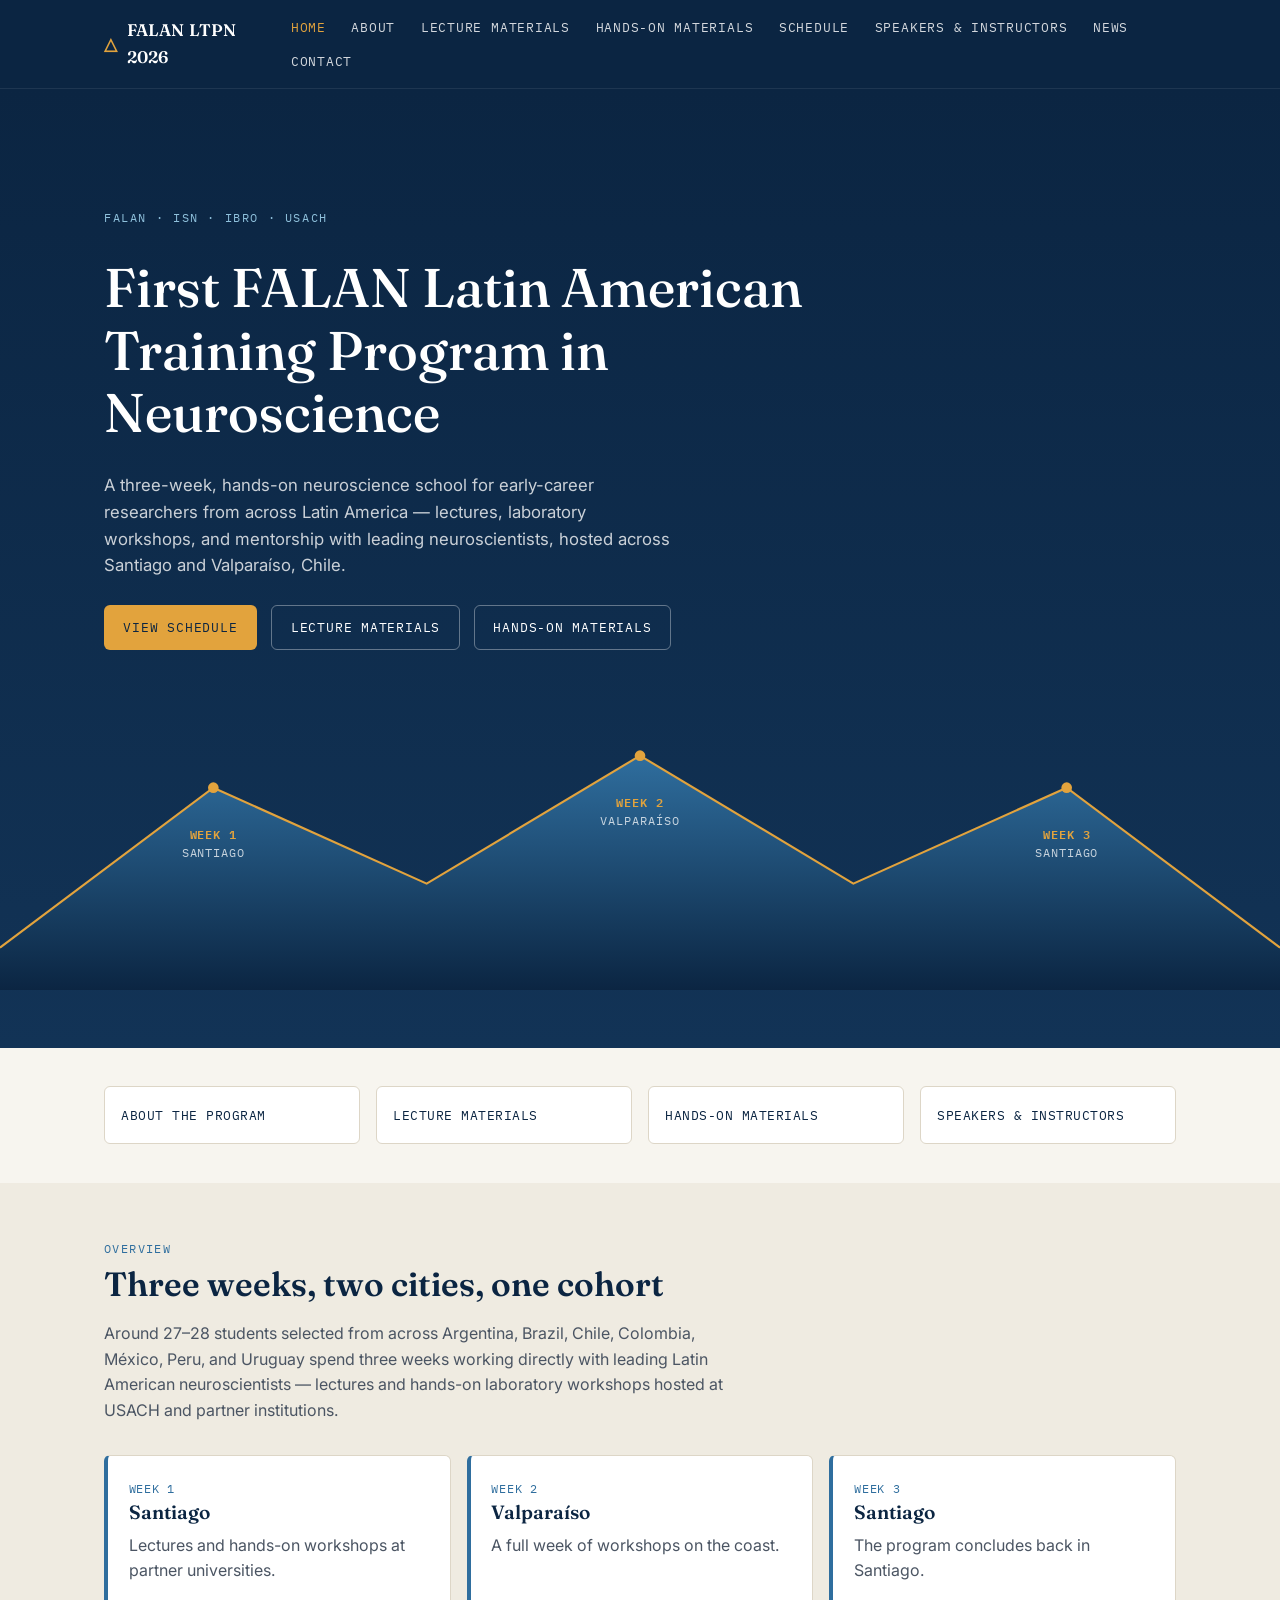
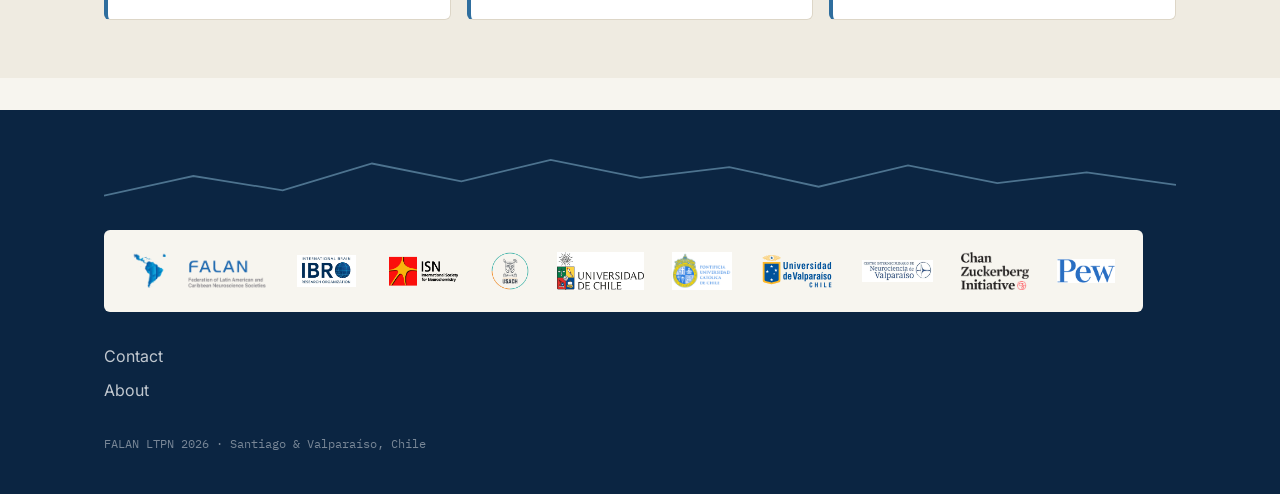
<file: index.html>
<!DOCTYPE html>
<html lang="en">
<head>
<meta charset="UTF-8">
<meta name="viewport" content="width=device-width, initial-scale=1.0">
<title>FALAN LTPN 2026 — Latin American Training Program in Neuroscience</title>
<meta name="description" content="First FALAN Latin American Training Program in Neuroscience 2026 — a three-week hands-on neuroscience school across Santiago and Valparaíso, Chile.">
<link rel="icon" href="assets/img/favicon.svg" type="image/svg+xml">
<link rel="preconnect" href="https://fonts.googleapis.com">
<link href="https://fonts.googleapis.com/css2?family=Fraunces:opsz,wght@9..144,500;9..144,600&family=Inter:wght@400;500;600&family=IBM+Plex+Mono:wght@400;500&display=swap" rel="stylesheet">
<link rel="stylesheet" href="css/style.css">
</head>
<body>

<header class="site-header">
  <div class="wrap">
    <a class="brand" href="index.html"><span class="mark">&#9651;</span> FALAN LTPN 2026</a>
    <button class="nav-toggle" aria-label="Toggle menu" aria-expanded="false">Menu</button>
    <nav class="primary-nav" aria-label="Primary">
      <ul>
        <li><a href="index.html">Home</a></li>
        <li><a href="about.html">About</a></li>
        <li><a href="lectures.html">Lecture Materials</a></li>
        <li><a href="handson.html">Hands-on Materials</a></li>
        <li><a href="schedule.html">Schedule</a></li>
        <li><a href="speakers.html">Speakers &amp; Instructors</a></li>
        <li><a href="news.html">News</a></li>
        <li><a href="contact.html">Contact</a></li>
      </ul>
    </nav>
  </div>
</header>

<section class="hero">
  <div class="wrap">
    <span class="hero-eyebrow">FALAN &middot; ISN &middot; IBRO &middot; USACH</span>
    <h1>First FALAN Latin American Training Program in Neuroscience</h1>
    <p class="sub">A three-week, hands-on neuroscience school for early-career researchers from across Latin America — lectures, laboratory workshops, and mentorship with leading neuroscientists, hosted across Santiago and Valparaíso, Chile.</p>
    <div class="cta-row">
      <a class="btn btn-primary" href="schedule.html">View schedule</a>
      <a class="btn btn-ghost" href="lectures.html">Lecture materials</a>
      <a class="btn btn-ghost" href="handson.html">Hands-on materials</a>
    </div>
  </div>

  <svg class="ridge" viewBox="0 0 1200 260" preserveAspectRatio="none" role="img" aria-labelledby="ridgeTitle">
    <title id="ridgeTitle">Program route: Santiago, then Valparaíso, then Santiago</title>
    <defs>
      <linearGradient id="ridgeFill" x1="0" y1="0" x2="0" y2="1">
        <stop offset="0%" stop-color="#2F6E9E"/>
        <stop offset="100%" stop-color="#0B2542"/>
      </linearGradient>
    </defs>
    <path d="M0,220 L200,70 L400,160 L600,40 L800,160 L1000,70 L1200,220 L1200,260 L0,260 Z" fill="url(#ridgeFill)"/>
    <path d="M0,220 L200,70 L400,160 L600,40 L800,160 L1000,70 L1200,220" fill="none" stroke="#E2A33D" stroke-width="2"/>
    <circle cx="200" cy="70" r="5" fill="#E2A33D"/>
    <circle cx="600" cy="40" r="5" fill="#E2A33D"/>
    <circle cx="1000" cy="70" r="5" fill="#E2A33D"/>
    <text x="200" y="118" text-anchor="middle" class="ridge-label week">WEEK 1</text>
    <text x="200" y="135" text-anchor="middle" class="ridge-label">SANTIAGO</text>
    <text x="600" y="88" text-anchor="middle" class="ridge-label week">WEEK 2</text>
    <text x="600" y="105" text-anchor="middle" class="ridge-label">VALPARAÍSO</text>
    <text x="1000" y="118" text-anchor="middle" class="ridge-label week">WEEK 3</text>
    <text x="1000" y="135" text-anchor="middle" class="ridge-label">SANTIAGO</text>
  </svg>
</section>

<section class="tight">
  <div class="wrap">
    <div class="quick-links">
      <a href="about.html">About the program</a>
      <a href="lectures.html">Lecture materials</a>
      <a href="handson.html">Hands-on materials</a>
      <a href="speakers.html">Speakers &amp; instructors</a>
    </div>
  </div>
</section>

<section class="on-dim">
  <div class="wrap">
    <div class="section-head">
      <span class="eyebrow">Overview</span>
      <h2>Three weeks, two cities, one cohort</h2>
      <p>Around 27–28 students selected from across Argentina, Brazil, Chile, Colombia, México, Peru, and Uruguay spend three weeks working directly with leading Latin American neuroscientists — lectures and hands-on laboratory workshops hosted at USACH and partner institutions.</p>
    </div>
    <div class="week-strip">
      <div class="week">
        <span class="num">Week 1</span>
        <h3>Santiago</h3>
        <p>Lectures and hands-on workshops at partner universities.</p>
      </div>
      <div class="week">
        <span class="num">Week 2</span>
        <h3>Valparaíso</h3>
        <p>A full week of workshops on the coast.</p>
      </div>
      <div class="week">
        <span class="num">Week 3</span>
        <h3>Santiago</h3>
        <p>The program concludes back in Santiago.</p>
      </div>
    </div>
  </div>
</section>

<footer class="site-footer">
  <div class="wrap">
    <svg class="ridge-thin" viewBox="0 0 1200 60" preserveAspectRatio="none" aria-hidden="true">
      <path d="M0,50 L100,28 L200,44 L300,14 L400,34 L500,10 L600,30 L700,18 L800,40 L900,16 L1000,36 L1100,24 L1200,38" fill="none" stroke="#8FC1DC" stroke-width="2"/>
    </svg>
    <div class="foot-grid">
      <div class="logo-strip">
        <img src="assets/logos/falan.png" alt="FALAN — Federation of Latin American and Caribbean Neuroscience Societies">
        <img class="ibro-mark" src="assets/logos/ibro.jpg" alt="IBRO — International Brain Research Organization">
        <img src="assets/logos/isn.png" alt="ISN — International Society for Neurochemistry">
        <img src="assets/logos/usach.png" alt="USACH — Universidad de Santiago de Chile">
        <img src="assets/logos/uchile.jpg" alt="Universidad de Chile">
        <img src="assets/logos/puc.png" alt="PUC — Pontificia Universidad Católica de Chile">
        <img src="assets/logos/uv.svg" alt="Universidad de Valparaíso">
        <img class="cinv-mark" src="assets/logos/cinv.jpg" alt="CINV — Centro Interdisciplinario de Neurociencia de Valparaíso">
        <img src="assets/logos/czi.png" alt="CZI — Chan Zuckerberg Initiative">
        <img class="pew-mark" src="assets/logos/pew.png" alt="Pew — The Pew Charitable Trusts">
      </div>
      <div class="stack">
        <a href="contact.html">Contact</a>
        <a href="about.html">About</a>
      </div>
    </div>
    <p class="fine">FALAN LTPN 2026 &middot; Santiago &amp; Valparaíso, Chile</p>
  </div>
</footer>

<script src="data/lectures-data.js"></script>
<script src="data/handson-data.js"></script>
<script src="data/news-data.js"></script>
<script src="js/main.js"></script>
</body>
</html>
</file>
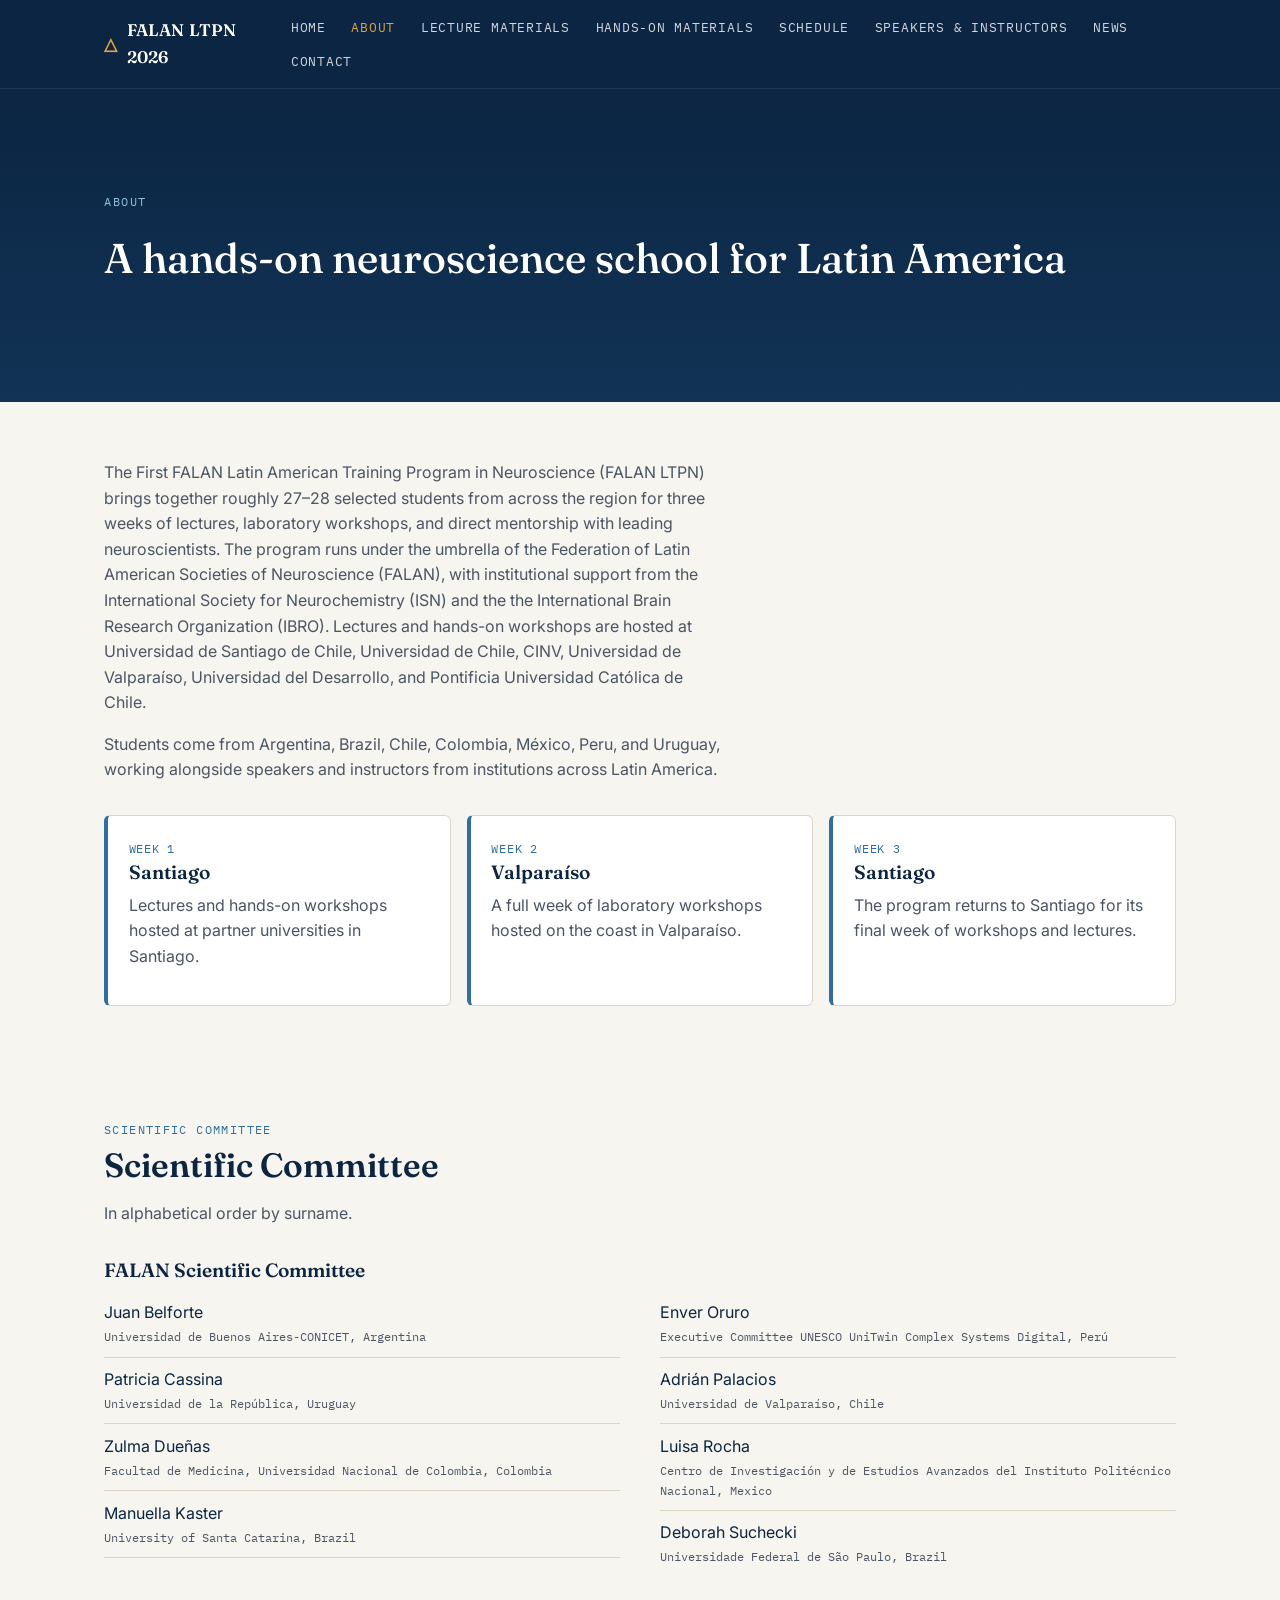
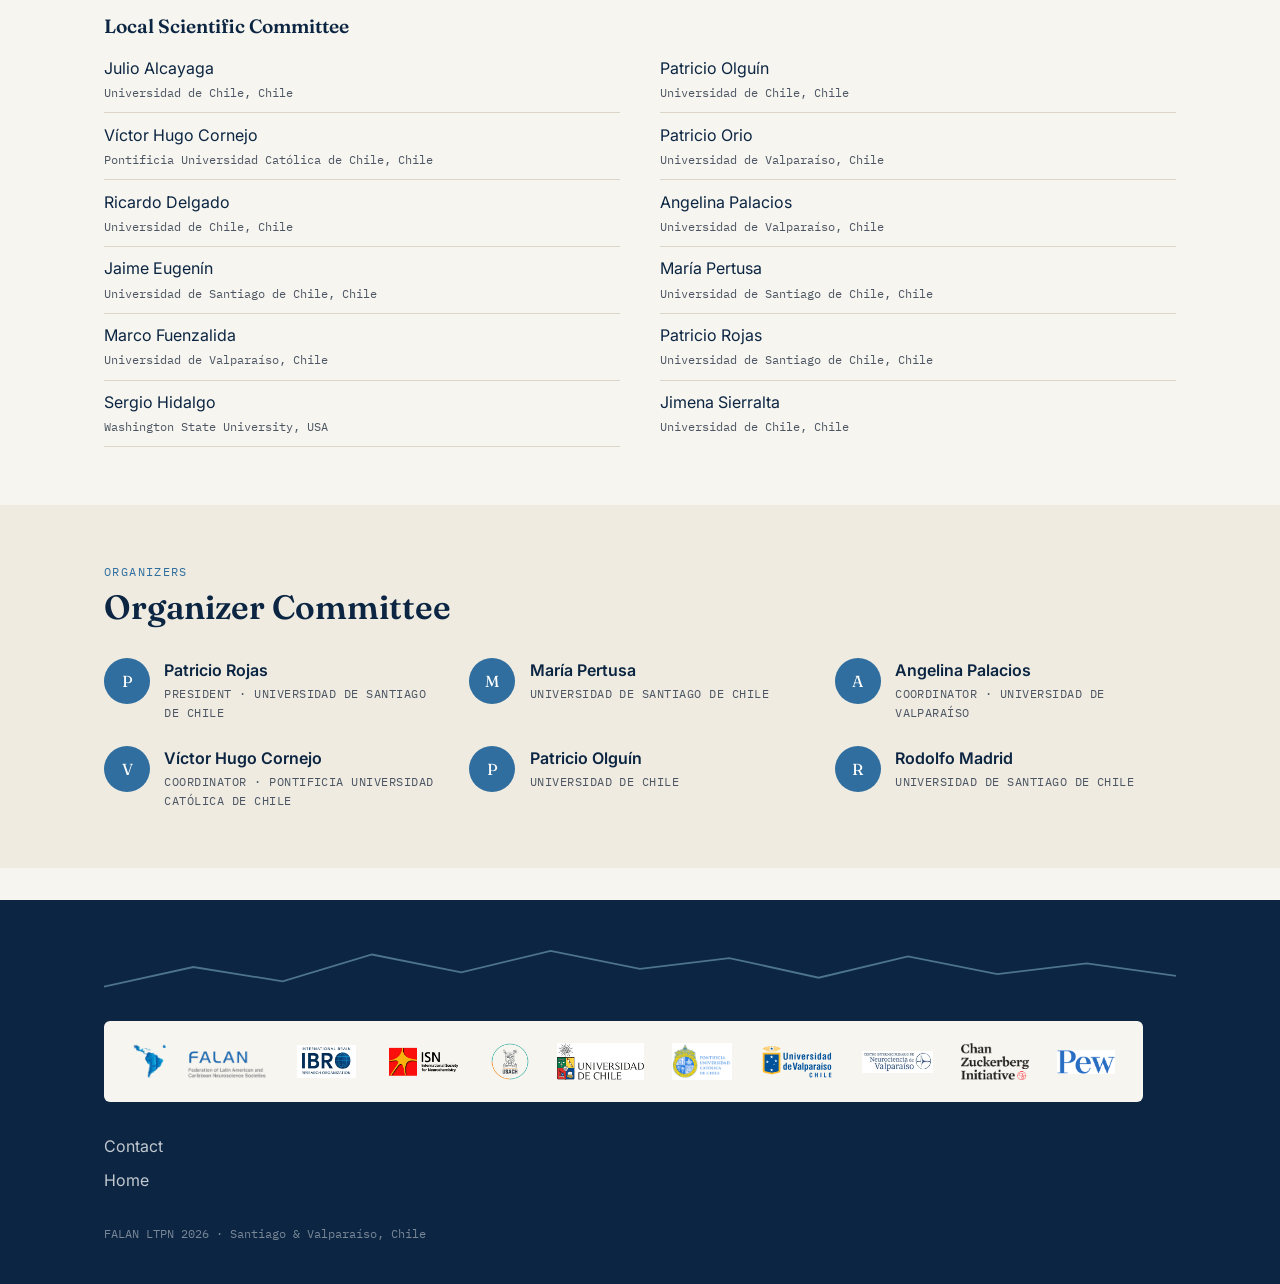
<file: about.html>
<!DOCTYPE html>
<html lang="en">
<head>
<meta charset="UTF-8">
<meta name="viewport" content="width=device-width, initial-scale=1.0">
<title>About — FALAN LTPN 2026</title>
<meta name="description" content="About the First FALAN Latin American Training Program in Neuroscience 2026.">
<link rel="icon" href="assets/img/favicon.svg" type="image/svg+xml">
<link rel="preconnect" href="https://fonts.googleapis.com">
<link href="https://fonts.googleapis.com/css2?family=Fraunces:opsz,wght@9..144,500;9..144,600&family=Inter:wght@400;500;600&family=IBM+Plex+Mono:wght@400;500&display=swap" rel="stylesheet">
<link rel="stylesheet" href="css/style.css">
</head>
<body>

<header class="site-header">
  <div class="wrap">
    <a class="brand" href="index.html"><span class="mark">&#9651;</span> FALAN LTPN 2026</a>
    <button class="nav-toggle" aria-label="Toggle menu" aria-expanded="false">Menu</button>
    <nav class="primary-nav" aria-label="Primary">
      <ul>
        <li><a href="index.html">Home</a></li>
        <li><a href="about.html">About</a></li>
        <li><a href="lectures.html">Lecture Materials</a></li>
        <li><a href="handson.html">Hands-on Materials</a></li>
        <li><a href="schedule.html">Schedule</a></li>
        <li><a href="speakers.html">Speakers &amp; Instructors</a></li>
        <li><a href="news.html">News</a></li>
        <li><a href="contact.html">Contact</a></li>
      </ul>
    </nav>
  </div>
</header>

<section class="hero small">
  <div class="wrap">
    <span class="hero-eyebrow">About</span>
    <h1>A hands-on neuroscience school for Latin America</h1>
  </div>
</section>

<section>
  <div class="wrap">
    <div class="section-head">
      <p>The First FALAN Latin American Training Program in Neuroscience (FALAN LTPN) brings together roughly 27–28 selected students from across the region for three weeks of lectures, 
        laboratory workshops, and direct mentorship with leading neuroscientists. The program runs under the umbrella of the Federation of Latin American Societies of Neuroscience (FALAN), 
        with institutional support from the International Society for Neurochemistry (ISN) and the the International Brain Research Organization (IBRO). Lectures and hands-on workshops are hosted at Universidad de Santiago de Chile, Universidad de Chile, CINV, Universidad de Valparaíso, Universidad del Desarrollo, and Pontificia Universidad Católica de Chile.</p>
      <p>Students come from Argentina, Brazil, Chile, Colombia, México, Peru, and Uruguay, working alongside speakers and instructors from institutions across Latin America.</p>
    </div>

    <div class="week-strip">
      <div class="week">
        <span class="num">Week 1</span>
        <h3>Santiago</h3>
        <p>Lectures and hands-on workshops hosted at partner universities in Santiago.</p>
      </div>
      <div class="week">
        <span class="num">Week 2</span>
        <h3>Valparaíso</h3>
        <p>A full week of laboratory workshops hosted on the coast in Valparaíso.</p>
      </div>
      <div class="week">
        <span class="num">Week 3</span>
        <h3>Santiago</h3>
        <p>The program returns to Santiago for its final week of workshops and lectures.</p>
      </div>
    </div>
  </div>
</section>

<section>
  <div class="wrap">
    <div class="section-head">
      <span class="eyebrow">Scientific Committee</span>
      <h2>Scientific Committee</h2>
      <p>In alphabetical order by surname.</p>
    </div>

    <h3>FALAN Scientific Committee</h3>
    <ol class="plain-list two-col">
      <li>Juan Belforte<span class="affil">Universidad de Buenos Aires-CONICET, Argentina</span></li>
      <li>Patricia Cassina<span class="affil">Universidad de la República, Uruguay</span></li>
      <li>Zulma Dueñas<span class="affil">Facultad de Medicina, Universidad Nacional de Colombia, Colombia</span></li>
      <li>Manuella Kaster<span class="affil">University of Santa Catarina, Brazil</span></li>
      <li>Enver Oruro<span class="affil">Executive Committee UNESCO UniTwin Complex Systems Digital, Perú</span></li>
      <li>Adrián Palacios<span class="affil">Universidad de Valparaíso, Chile</span></li>
      <li>Luisa Rocha<span class="affil">Centro de Investigación y de Estudios Avanzados del Instituto Politécnico Nacional, Mexico</span></li>
      <li>Deborah Suchecki<span class="affil">Universidade Federal de São Paulo, Brazil</span></li>
    </ol>

    <h3>Local Scientific Committee</h3>
    <ol class="plain-list two-col">
      <li>Julio Alcayaga<span class="affil">Universidad de Chile, Chile</span></li>
      <li>Víctor Hugo Cornejo<span class="affil">Pontificia Universidad Católica de Chile, Chile</span></li>
      <li>Ricardo Delgado<span class="affil">Universidad de Chile, Chile</span></li>      
      <li>Jaime Eugenín<span class="affil">Universidad de Santiago de Chile, Chile</span></li>
      <li>Marco Fuenzalida<span class="affil">Universidad de Valparaíso, Chile</span></li>
      <li>Sergio Hidalgo<span class="affil">Washington State University, USA</span></li>
      <li>Patricio Olguín<span class="affil">Universidad de Chile, Chile</span></li>
      <li>Patricio Orio<span class="affil">Universidad de Valparaíso, Chile</span></li>
      <li>Angelina Palacios<span class="affil">Universidad de Valparaíso, Chile</span></li>
      <li>María Pertusa<span class="affil">Universidad de Santiago de Chile, Chile</span></li>
      <li>Patricio Rojas<span class="affil">Universidad de Santiago de Chile, Chile</span></li>
      <li>Jimena Sierralta<span class="affil">Universidad de Chile, Chile</span></li>
    </ol>
  </div>
</section>

<section class="on-dim">
  <div class="wrap">
    <div class="section-head">
      <span class="eyebrow">Organizers</span>
      <h2>Organizer Committee</h2>
    </div>
    <div class="grid grid-3">
      <div class="person">
        <span class="avatar">P</span>
        <div>
          <div class="name">Patricio Rojas</div>
          <div class="role">President &middot; Universidad de Santiago de Chile</div>
        </div>
      </div>
      <div class="person">
        <span class="avatar">M</span>
        <div>
          <div class="name">María Pertusa</div>
          <div class="role">Universidad de Santiago de Chile</div>
        </div>
      </div>
      <div class="person">
        <span class="avatar">A</span>
        <div>
          <div class="name">Angelina Palacios</div>
          <div class="role">Coordinator &middot; Universidad de Valparaíso</div>
        </div>
      </div>
      <div class="person">
        <span class="avatar">V</span>
        <div>
          <div class="name">Víctor Hugo Cornejo</div>
          <div class="role">Coordinator &middot; Pontificia Universidad Católica de Chile</div>
        </div>
      </div>
      <div class="person">
        <span class="avatar">P</span>
        <div>
          <div class="name">Patricio Olguín</div>
          <div class="role">Universidad de Chile</div>
        </div>
      </div>
      <div class="person">
        <span class="avatar">R</span>
        <div>
          <div class="name">Rodolfo Madrid</div>
          <div class="role">Universidad de Santiago de Chile</div>
        </div>
      </div>
    </div>
  </div>
</section>

<footer class="site-footer">
  <div class="wrap">
    <svg class="ridge-thin" viewBox="0 0 1200 60" preserveAspectRatio="none" aria-hidden="true">
      <path d="M0,50 L100,28 L200,44 L300,14 L400,34 L500,10 L600,30 L700,18 L800,40 L900,16 L1000,36 L1100,24 L1200,38" fill="none" stroke="#8FC1DC" stroke-width="2"/>
    </svg>
    <div class="foot-grid">
      <div class="logo-strip">
        <img src="assets/logos/falan.png" alt="FALAN — Federation of Latin American and Caribbean Neuroscience Societies">
        <img class="ibro-mark" src="assets/logos/ibro.jpg" alt="IBRO — International Brain Research Organization">
        <img src="assets/logos/isn.png" alt="ISN — International Society for Neurochemistry">
        <img src="assets/logos/usach.png" alt="USACH — Universidad de Santiago de Chile">
        <img src="assets/logos/uchile.jpg" alt="Universidad de Chile">
        <img src="assets/logos/puc.png" alt="PUC — Pontificia Universidad Católica de Chile">
        <img src="assets/logos/uv.svg" alt="Universidad de Valparaíso">
        <img class="cinv-mark" src="assets/logos/cinv.jpg" alt="CINV — Centro Interdisciplinario de Neurociencia de Valparaíso">
        <img src="assets/logos/czi.png" alt="CZI — Chan Zuckerberg Initiative">
        <img class="pew-mark" src="assets/logos/pew.png" alt="Pew — The Pew Charitable Trusts">
      </div>
      <div class="stack">
        <a href="contact.html">Contact</a>
        <a href="index.html">Home</a>
      </div>
    </div>
    <p class="fine">FALAN LTPN 2026 &middot; Santiago &amp; Valparaíso, Chile</p>
  </div>
</footer>

<script src="data/lectures-data.js"></script>
<script src="data/handson-data.js"></script>
<script src="data/news-data.js"></script>
<script src="js/main.js"></script>
</body>
</html>
</file>
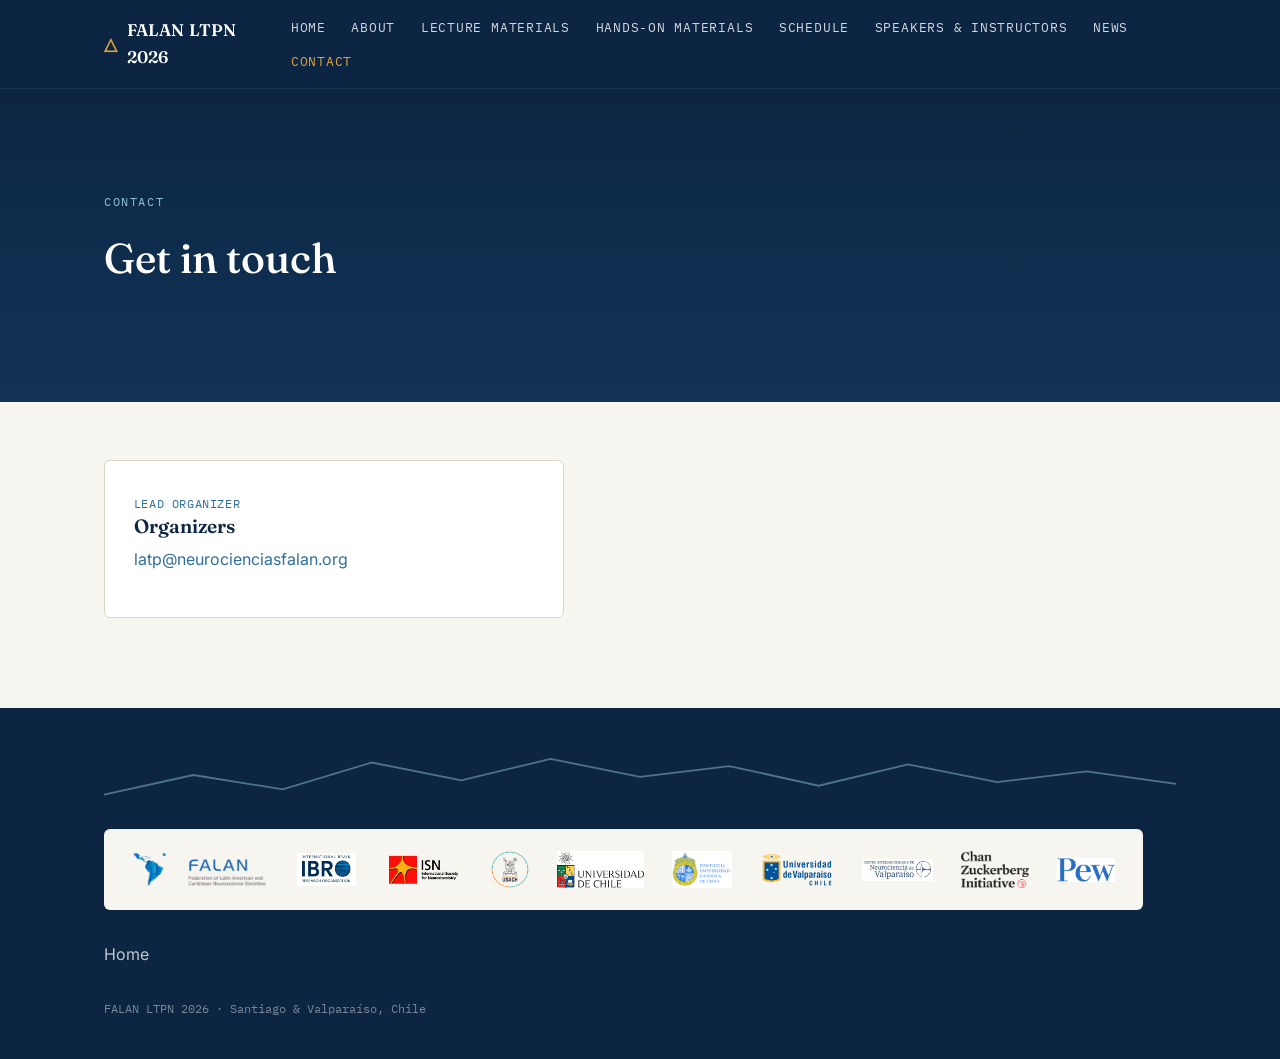
<file: contact.html>
<!DOCTYPE html>
<html lang="en">
<head>
<meta charset="UTF-8">
<meta name="viewport" content="width=device-width, initial-scale=1.0">
<title>Contact — FALAN LTPN 2026</title>
<meta name="description" content="Contact the organizers of FALAN LTPN 2026.">
<link rel="icon" href="assets/img/favicon.svg" type="image/svg+xml">
<link rel="preconnect" href="https://fonts.googleapis.com">
<link href="https://fonts.googleapis.com/css2?family=Fraunces:opsz,wght@9..144,500;9..144,600&family=Inter:wght@400;500;600&family=IBM+Plex+Mono:wght@400;500&display=swap" rel="stylesheet">
<link rel="stylesheet" href="css/style.css">
</head>
<body>

<header class="site-header">
  <div class="wrap">
    <a class="brand" href="index.html"><span class="mark">&#9651;</span> FALAN LTPN 2026</a>
    <button class="nav-toggle" aria-label="Toggle menu" aria-expanded="false">Menu</button>
    <nav class="primary-nav" aria-label="Primary">
      <ul>
        <li><a href="index.html">Home</a></li>
        <li><a href="about.html">About</a></li>
        <li><a href="lectures.html">Lecture Materials</a></li>
        <li><a href="handson.html">Hands-on Materials</a></li>
        <li><a href="schedule.html">Schedule</a></li>
        <li><a href="speakers.html">Speakers &amp; Instructors</a></li>
        <li><a href="news.html">News</a></li>
        <li><a href="contact.html">Contact</a></li>
      </ul>
    </nav>
  </div>
</header>

<section class="hero small">
  <div class="wrap">
    <span class="hero-eyebrow">Contact</span>
    <h1>Get in touch</h1>
  </div>
</section>

<section>
  <div class="wrap">
    <div class="contact-card">
      <span class="role">Lead organizer</span>
      <h3>Organizers</h3> 
      <p><a href="mailto:latp@neurocienciasfalan.org">latp@neurocienciasfalan.org</a></p>
    </div>
  </div>
</section>

<footer class="site-footer">
  <div class="wrap">
    <svg class="ridge-thin" viewBox="0 0 1200 60" preserveAspectRatio="none" aria-hidden="true">
      <path d="M0,50 L100,28 L200,44 L300,14 L400,34 L500,10 L600,30 L700,18 L800,40 L900,16 L1000,36 L1100,24 L1200,38" fill="none" stroke="#8FC1DC" stroke-width="2"/>
    </svg>
    <div class="foot-grid">
      <div class="logo-strip">
        <img src="assets/logos/falan.png" alt="FALAN — Federation of Latin American and Caribbean Neuroscience Societies">
        <img class="ibro-mark" src="assets/logos/ibro.jpg" alt="IBRO — International Brain Research Organization">
        <img src="assets/logos/isn.png" alt="ISN — International Society for Neurochemistry">
        <img src="assets/logos/usach.png" alt="USACH — Universidad de Santiago de Chile">
        <img src="assets/logos/uchile.jpg" alt="Universidad de Chile">
        <img src="assets/logos/puc.png" alt="PUC — Pontificia Universidad Católica de Chile">
        <img src="assets/logos/uv.svg" alt="Universidad de Valparaíso">
        <img class="cinv-mark" src="assets/logos/cinv.jpg" alt="CINV — Centro Interdisciplinario de Neurociencia de Valparaíso">
        <img src="assets/logos/czi.png" alt="CZI — Chan Zuckerberg Initiative">
        <img class="pew-mark" src="assets/logos/pew.png" alt="Pew — The Pew Charitable Trusts">
      </div>
      <div class="stack">
        <a href="index.html">Home</a>
      </div>
    </div>
    <p class="fine">FALAN LTPN 2026 &middot; Santiago &amp; Valparaíso, Chile</p>
  </div>
</footer>

<script src="data/lectures-data.js"></script>
<script src="data/handson-data.js"></script>
<script src="data/news-data.js"></script>
<script src="js/main.js"></script>
</body>
</html>
</file>
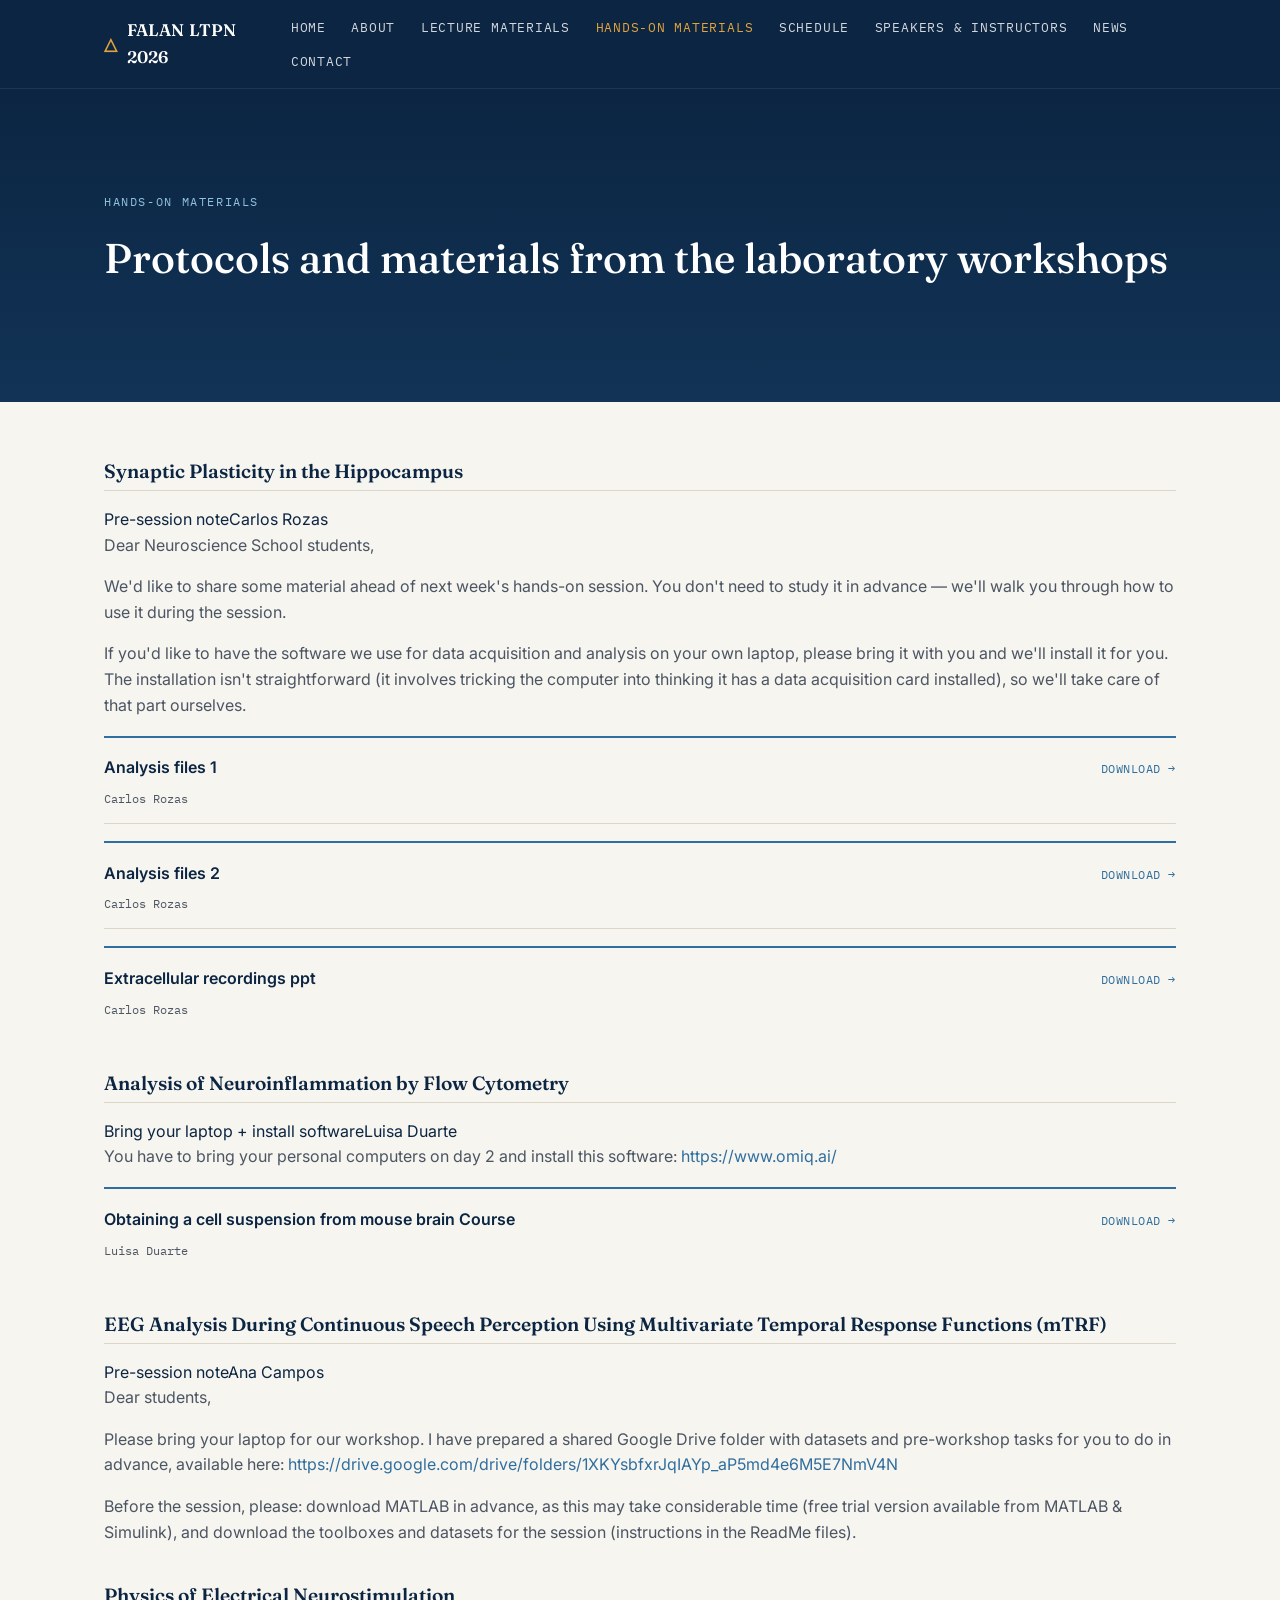
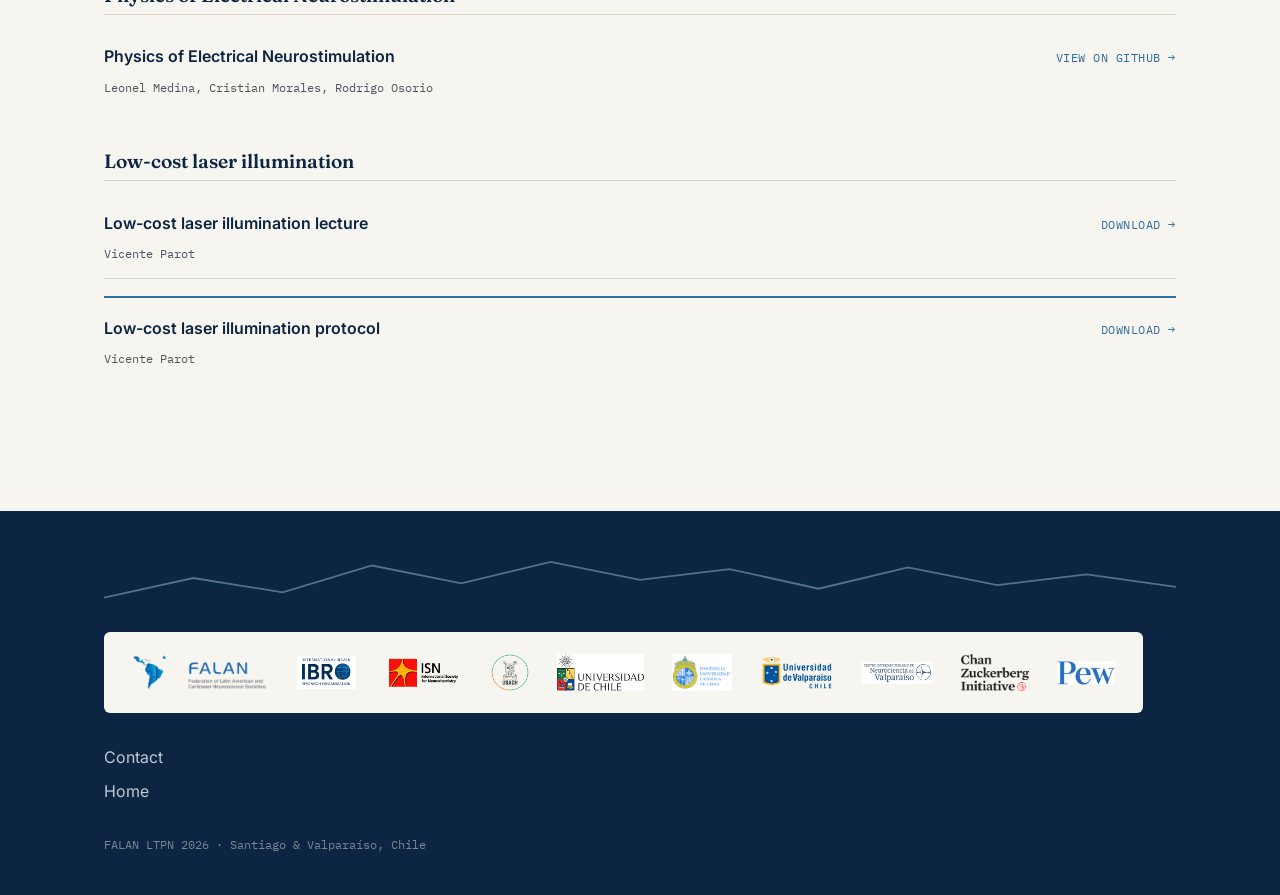
<file: handson.html>
<!DOCTYPE html>
<html lang="en">
<head>
<meta charset="UTF-8">
<meta name="viewport" content="width=device-width, initial-scale=1.0">
<title>Hands-on Materials — FALAN LTPN 2026</title>
<meta name="description" content="Workshop protocols and hands-on materials for the FALAN LTPN 2026 program.">
<link rel="icon" href="assets/img/favicon.svg" type="image/svg+xml">
<link rel="preconnect" href="https://fonts.googleapis.com">
<link href="https://fonts.googleapis.com/css2?family=Fraunces:opsz,wght@9..144,500;9..144,600&family=Inter:wght@400;500;600&family=IBM+Plex+Mono:wght@400;500&display=swap" rel="stylesheet">
<link rel="stylesheet" href="css/style.css">
</head>
<body>

<header class="site-header">
  <div class="wrap">
    <a class="brand" href="index.html"><span class="mark">&#9651;</span> FALAN LTPN 2026</a>
    <button class="nav-toggle" aria-label="Toggle menu" aria-expanded="false">Menu</button>
    <nav class="primary-nav" aria-label="Primary">
      <ul>
        <li><a href="index.html">Home</a></li>
        <li><a href="about.html">About</a></li>
        <li><a href="lectures.html">Lecture Materials</a></li>
        <li><a href="handson.html">Hands-on Materials</a></li>
        <li><a href="schedule.html">Schedule</a></li>
        <li><a href="speakers.html">Speakers &amp; Instructors</a></li>
        <li><a href="news.html">News</a></li>
        <li><a href="contact.html">Contact</a></li>
      </ul>
    </nav>
  </div>
</header>

<section class="hero small">
  <div class="wrap">
    <span class="hero-eyebrow">Hands-on Materials</span>
    <h1>Protocols and materials from the laboratory workshops</h1>
  </div>
</section>

<section>
  <div class="wrap">
    <div class="empty-state" id="handson-empty">
      <span class="eyebrow">Coming soon</span>
      <h3>Materials will appear here as workshop leads share them</h3>
      <p>Nothing has been posted yet. As each workshop lead sends protocols or prep material, it will be added here, organized by workshop — since several workshops repeat across multiple sessions for different student groups.</p>
    </div>
    <div id="handson-root"></div>
  </div>
</section>

<footer class="site-footer">
  <div class="wrap">
    <svg class="ridge-thin" viewBox="0 0 1200 60" preserveAspectRatio="none" aria-hidden="true">
      <path d="M0,50 L100,28 L200,44 L300,14 L400,34 L500,10 L600,30 L700,18 L800,40 L900,16 L1000,36 L1100,24 L1200,38" fill="none" stroke="#8FC1DC" stroke-width="2"/>
    </svg>
    <div class="foot-grid">
      <div class="logo-strip">
        <img src="assets/logos/falan.png" alt="FALAN — Federation of Latin American and Caribbean Neuroscience Societies">
        <img class="ibro-mark" src="assets/logos/ibro.jpg" alt="IBRO — International Brain Research Organization">
        <img src="assets/logos/isn.png" alt="ISN — International Society for Neurochemistry">
        <img src="assets/logos/usach.png" alt="USACH — Universidad de Santiago de Chile">
        <img src="assets/logos/uchile.jpg" alt="Universidad de Chile">
        <img src="assets/logos/puc.png" alt="PUC — Pontificia Universidad Católica de Chile">
        <img src="assets/logos/uv.svg" alt="Universidad de Valparaíso">
        <img class="cinv-mark" src="assets/logos/cinv.jpg" alt="CINV — Centro Interdisciplinario de Neurociencia de Valparaíso">
        <img src="assets/logos/czi.png" alt="CZI — Chan Zuckerberg Initiative">
        <img class="pew-mark" src="assets/logos/pew.png" alt="Pew — The Pew Charitable Trusts">
      </div>
      <div class="stack">
        <a href="contact.html">Contact</a>
        <a href="index.html">Home</a>
      </div>
    </div>
    <p class="fine">FALAN LTPN 2026 &middot; Santiago &amp; Valparaíso, Chile</p>
  </div>
</footer>

<script src="data/lectures-data.js"></script>
<script src="data/handson-data.js"></script>
<script src="data/news-data.js"></script>
<script src="js/main.js"></script>
</body>
</html>
</file>
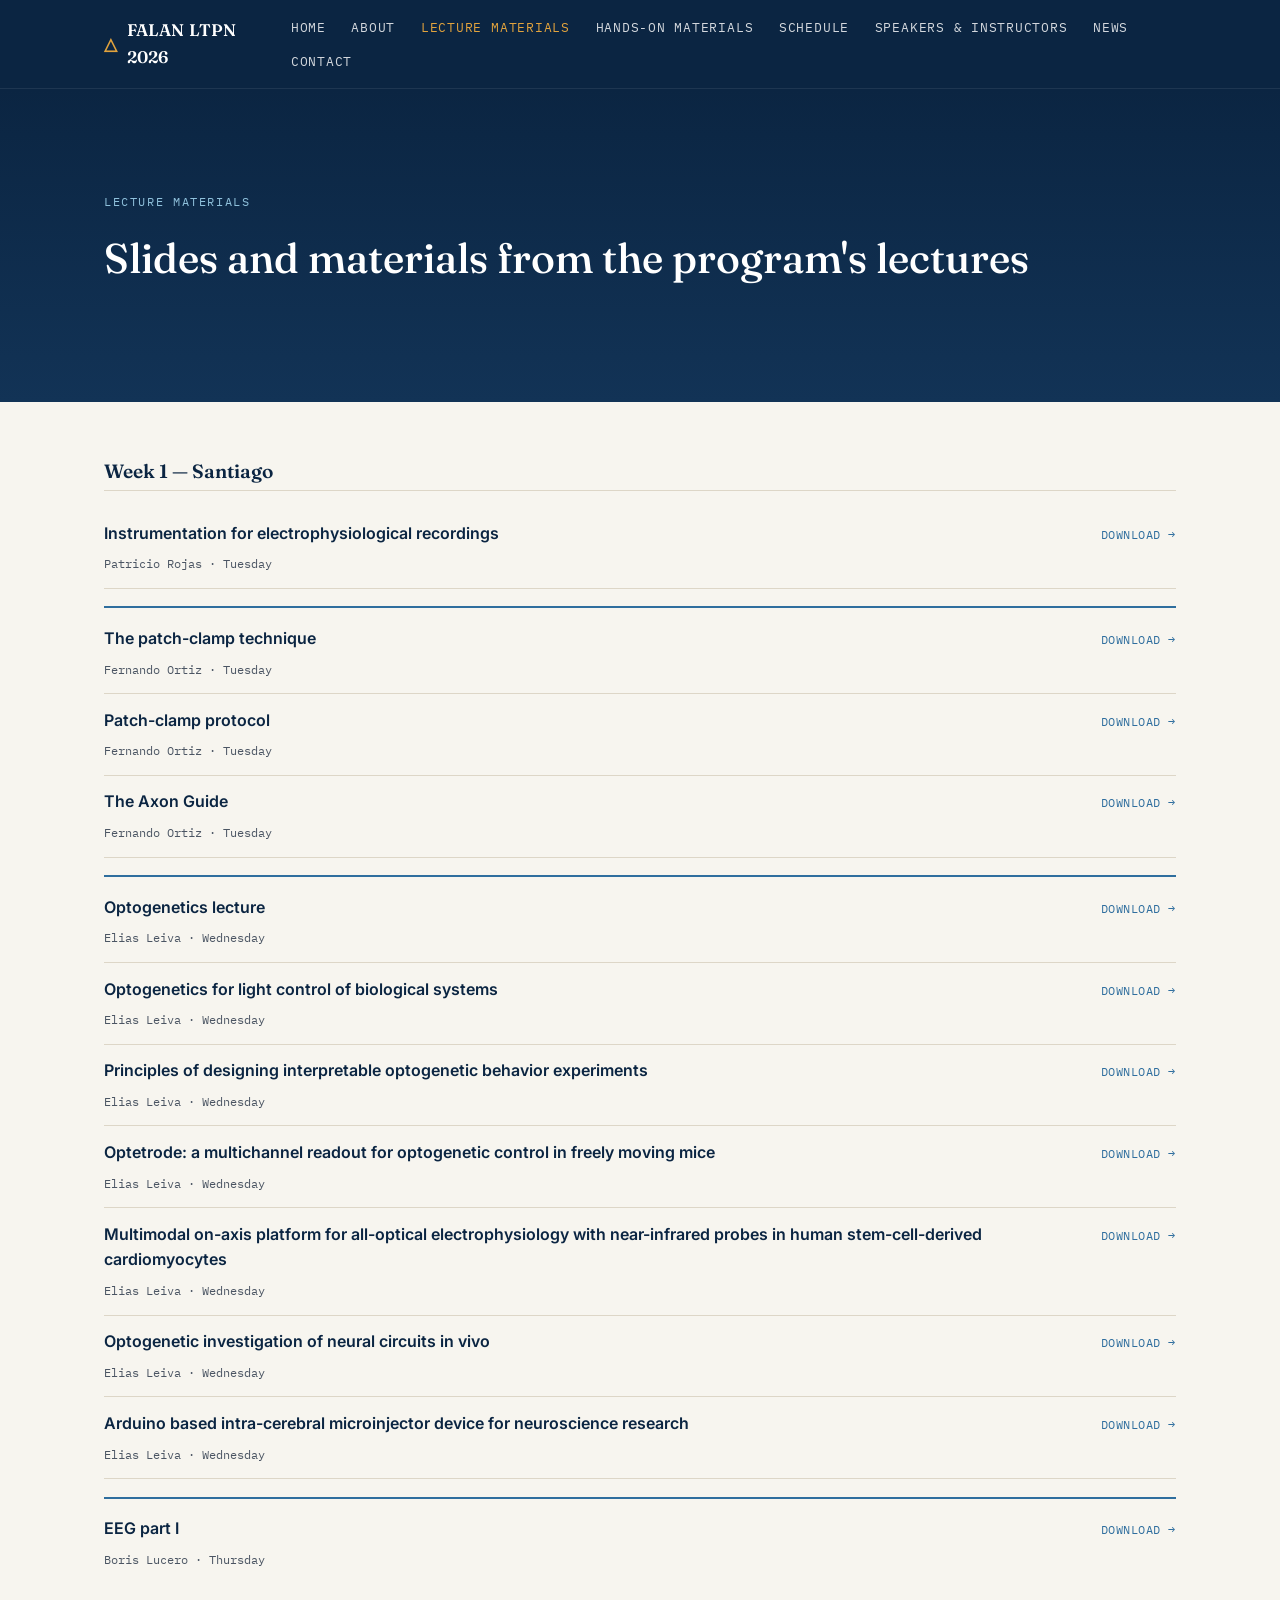
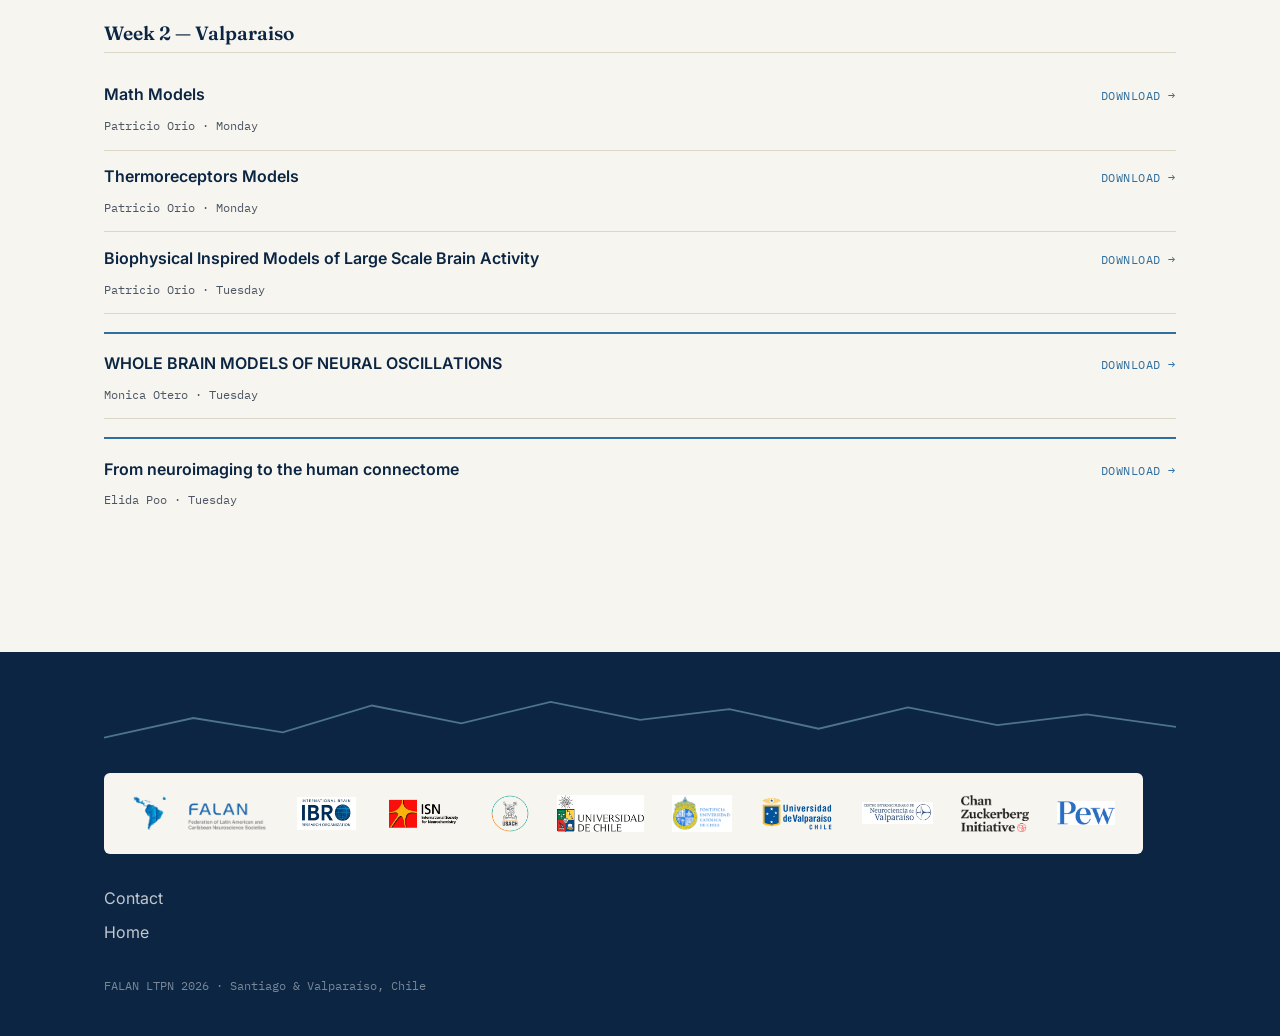
<file: lectures.html>
<!DOCTYPE html>
<html lang="en">
<head>
<meta charset="UTF-8">
<meta name="viewport" content="width=device-width, initial-scale=1.0">
<title>Lecture Materials — FALAN LTPN 2026</title>
<meta name="description" content="Lecture slides and materials for the FALAN LTPN 2026 program.">
<link rel="icon" href="assets/img/favicon.svg" type="image/svg+xml">
<link rel="preconnect" href="https://fonts.googleapis.com">
<link href="https://fonts.googleapis.com/css2?family=Fraunces:opsz,wght@9..144,500;9..144,600&family=Inter:wght@400;500;600&family=IBM+Plex+Mono:wght@400;500&display=swap" rel="stylesheet">
<link rel="stylesheet" href="css/style.css">
</head>
<body>

<header class="site-header">
  <div class="wrap">
    <a class="brand" href="index.html"><span class="mark">&#9651;</span> FALAN LTPN 2026</a>
    <button class="nav-toggle" aria-label="Toggle menu" aria-expanded="false">Menu</button>
    <nav class="primary-nav" aria-label="Primary">
      <ul>
        <li><a href="index.html">Home</a></li>
        <li><a href="about.html">About</a></li>
        <li><a href="lectures.html">Lecture Materials</a></li>
        <li><a href="handson.html">Hands-on Materials</a></li>
        <li><a href="schedule.html">Schedule</a></li>
        <li><a href="speakers.html">Speakers &amp; Instructors</a></li>
        <li><a href="news.html">News</a></li>
        <li><a href="contact.html">Contact</a></li>
      </ul>
    </nav>
  </div>
</header>

<section class="hero small">
  <div class="wrap">
    <span class="hero-eyebrow">Lecture Materials</span>
    <h1>Slides and materials from the program's lectures</h1>
  </div>
</section>

<section>
  <div class="wrap">
    <div class="empty-state" id="lectures-empty">
      <span class="eyebrow">Coming soon</span>
      <h3>Materials will appear here as speakers share them</h3>
      <p>Nothing has been posted yet. As each speaker sends their slides or lecture material, it will be added here, organized by week.</p>
    </div>
    <div id="lectures-root"></div>
  </div>
</section>

<footer class="site-footer">
  <div class="wrap">
    <svg class="ridge-thin" viewBox="0 0 1200 60" preserveAspectRatio="none" aria-hidden="true">
      <path d="M0,50 L100,28 L200,44 L300,14 L400,34 L500,10 L600,30 L700,18 L800,40 L900,16 L1000,36 L1100,24 L1200,38" fill="none" stroke="#8FC1DC" stroke-width="2"/>
    </svg>
    <div class="foot-grid">
      <div class="logo-strip">
        <img src="assets/logos/falan.png" alt="FALAN — Federation of Latin American and Caribbean Neuroscience Societies">
        <img class="ibro-mark" src="assets/logos/ibro.jpg" alt="IBRO — International Brain Research Organization">
        <img src="assets/logos/isn.png" alt="ISN — International Society for Neurochemistry">
        <img src="assets/logos/usach.png" alt="USACH — Universidad de Santiago de Chile">
        <img src="assets/logos/uchile.jpg" alt="Universidad de Chile">
        <img src="assets/logos/puc.png" alt="PUC — Pontificia Universidad Católica de Chile">
        <img src="assets/logos/uv.svg" alt="Universidad de Valparaíso">
        <img class="cinv-mark" src="assets/logos/cinv.jpg" alt="CINV — Centro Interdisciplinario de Neurociencia de Valparaíso">
        <img src="assets/logos/czi.png" alt="CZI — Chan Zuckerberg Initiative">
        <img class="pew-mark" src="assets/logos/pew.png" alt="Pew — The Pew Charitable Trusts">
      </div>
      <div class="stack">
        <a href="contact.html">Contact</a>
        <a href="index.html">Home</a>
      </div>
    </div>
    <p class="fine">FALAN LTPN 2026 &middot; Santiago &amp; Valparaíso, Chile</p>
  </div>
</footer>

<script src="data/lectures-data.js"></script>
<script src="data/handson-data.js"></script>
<script src="data/news-data.js"></script>
<script src="js/main.js"></script>
</body>
</html>
</file>
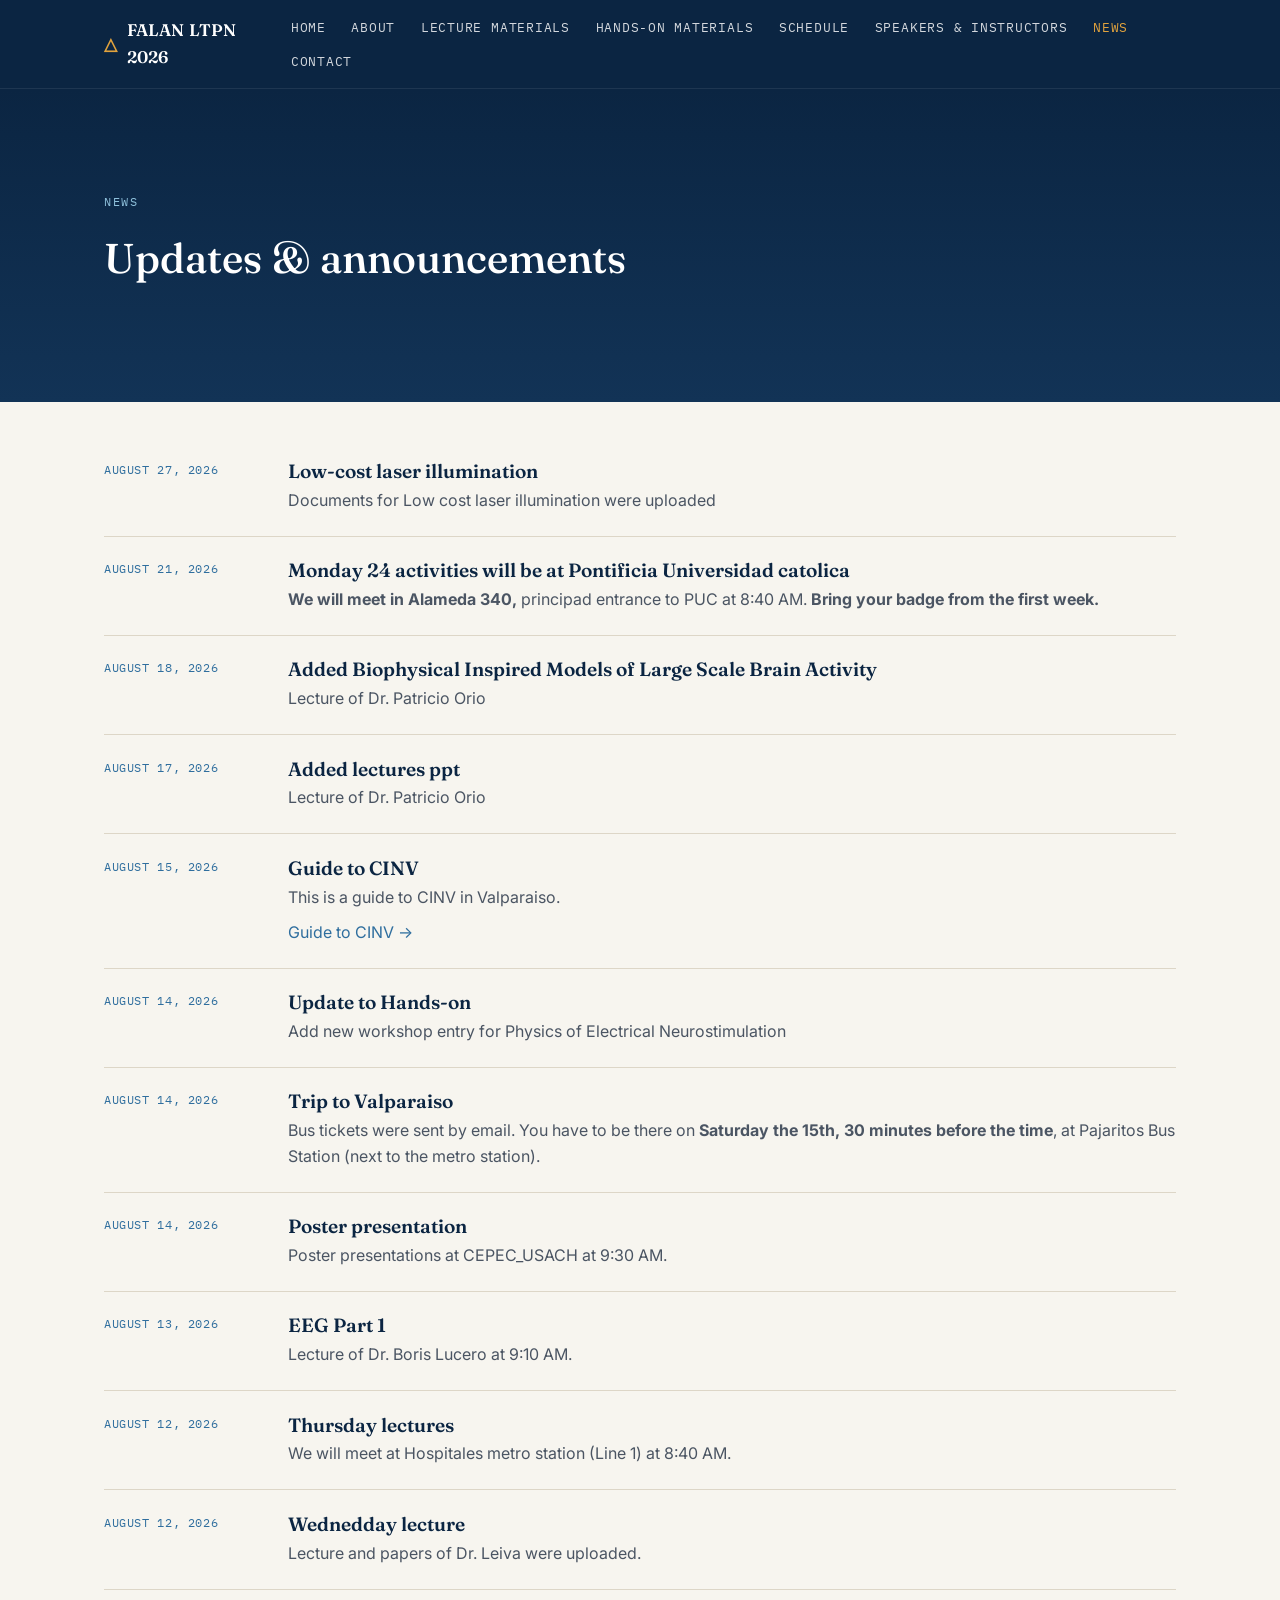
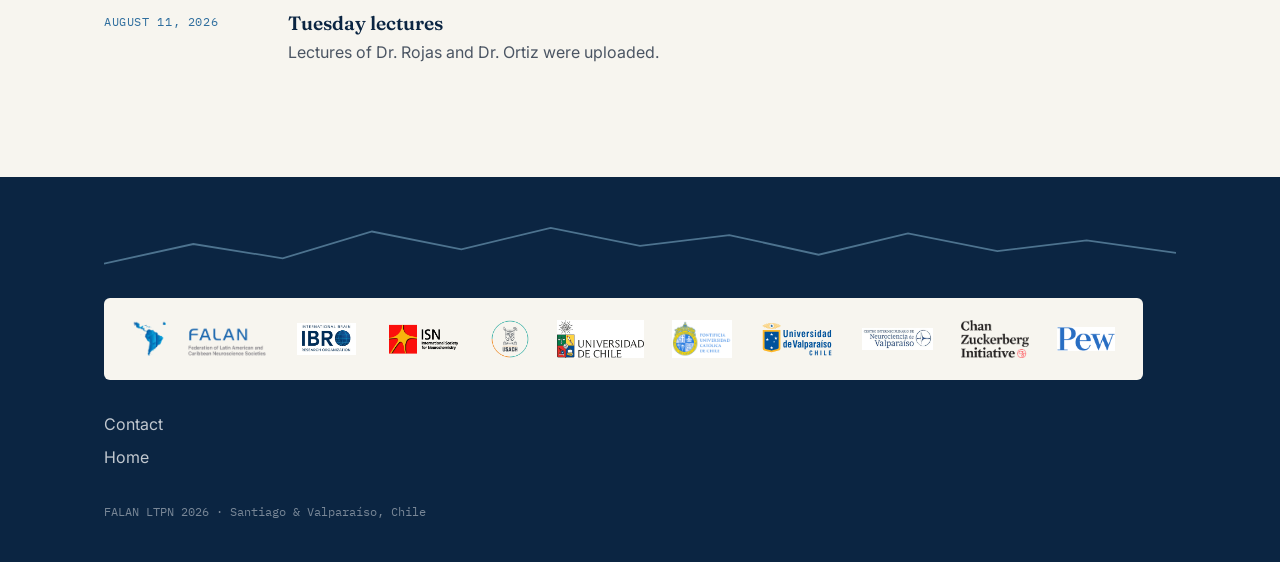
<file: news.html>
<!DOCTYPE html>
<html lang="en">
<head>
<meta charset="UTF-8">
<meta name="viewport" content="width=device-width, initial-scale=1.0">
<title>News — FALAN LTPN 2026</title>
<meta name="description" content="Updates and announcements for the FALAN LTPN 2026 program.">
<link rel="icon" href="assets/img/favicon.svg" type="image/svg+xml">
<link rel="preconnect" href="https://fonts.googleapis.com">
<link href="https://fonts.googleapis.com/css2?family=Fraunces:opsz,wght@9..144,500;9..144,600&family=Inter:wght@400;500;600&family=IBM+Plex+Mono:wght@400;500&display=swap" rel="stylesheet">
<link rel="stylesheet" href="css/style.css">
</head>
<body>

<header class="site-header">
  <div class="wrap">
    <a class="brand" href="index.html"><span class="mark">&#9651;</span> FALAN LTPN 2026</a>
    <button class="nav-toggle" aria-label="Toggle menu" aria-expanded="false">Menu</button>
    <nav class="primary-nav" aria-label="Primary">
      <ul>
        <li><a href="index.html">Home</a></li>
        <li><a href="about.html">About</a></li>
        <li><a href="lectures.html">Lecture Materials</a></li>
        <li><a href="handson.html">Hands-on Materials</a></li>
        <li><a href="schedule.html">Schedule</a></li>
        <li><a href="speakers.html">Speakers &amp; Instructors</a></li>
        <li><a href="news.html">News</a></li>
        <li><a href="contact.html">Contact</a></li>
      </ul>
    </nav>
  </div>
</header>

<section class="hero small">
  <div class="wrap">
    <span class="hero-eyebrow">News</span>
    <h1>Updates &amp; announcements</h1>
  </div>
</section>

<section>
  <div class="wrap">
    <div class="empty-state" id="news-empty">
      <span class="eyebrow">Nothing posted yet</span>
      <h3>Updates will appear here</h3>
      <p>As new materials go up or anything changes, announcements will be posted here.</p>
    </div>
    <div id="news-root"></div>
  </div>
</section>

<footer class="site-footer">
  <div class="wrap">
    <svg class="ridge-thin" viewBox="0 0 1200 60" preserveAspectRatio="none" aria-hidden="true">
      <path d="M0,50 L100,28 L200,44 L300,14 L400,34 L500,10 L600,30 L700,18 L800,40 L900,16 L1000,36 L1100,24 L1200,38" fill="none" stroke="#8FC1DC" stroke-width="2"/>
    </svg>
    <div class="foot-grid">
      <div class="logo-strip">
        <img src="assets/logos/falan.png" alt="FALAN — Federation of Latin American and Caribbean Neuroscience Societies">
        <img class="ibro-mark" src="assets/logos/ibro.jpg" alt="IBRO — International Brain Research Organization">
        <img src="assets/logos/isn.png" alt="ISN — International Society for Neurochemistry">
        <img src="assets/logos/usach.png" alt="USACH — Universidad de Santiago de Chile">
        <img src="assets/logos/uchile.jpg" alt="Universidad de Chile">
        <img src="assets/logos/puc.png" alt="PUC — Pontificia Universidad Católica de Chile">
        <img src="assets/logos/uv.svg" alt="Universidad de Valparaíso">
        <img class="cinv-mark" src="assets/logos/cinv.jpg" alt="CINV — Centro Interdisciplinario de Neurociencia de Valparaíso">
        <img src="assets/logos/czi.png" alt="CZI — Chan Zuckerberg Initiative">
        <img class="pew-mark" src="assets/logos/pew.png" alt="Pew — The Pew Charitable Trusts">
      </div>
      <div class="stack">
        <a href="contact.html">Contact</a>
        <a href="index.html">Home</a>
      </div>
    </div>
    <p class="fine">FALAN LTPN 2026 &middot; Santiago &amp; Valparaíso, Chile</p>
  </div>
</footer>

<script src="data/lectures-data.js"></script>
<script src="data/handson-data.js"></script>
<script src="data/news-data.js"></script>
<script src="js/main.js"></script>
</body>
</html>
</file>
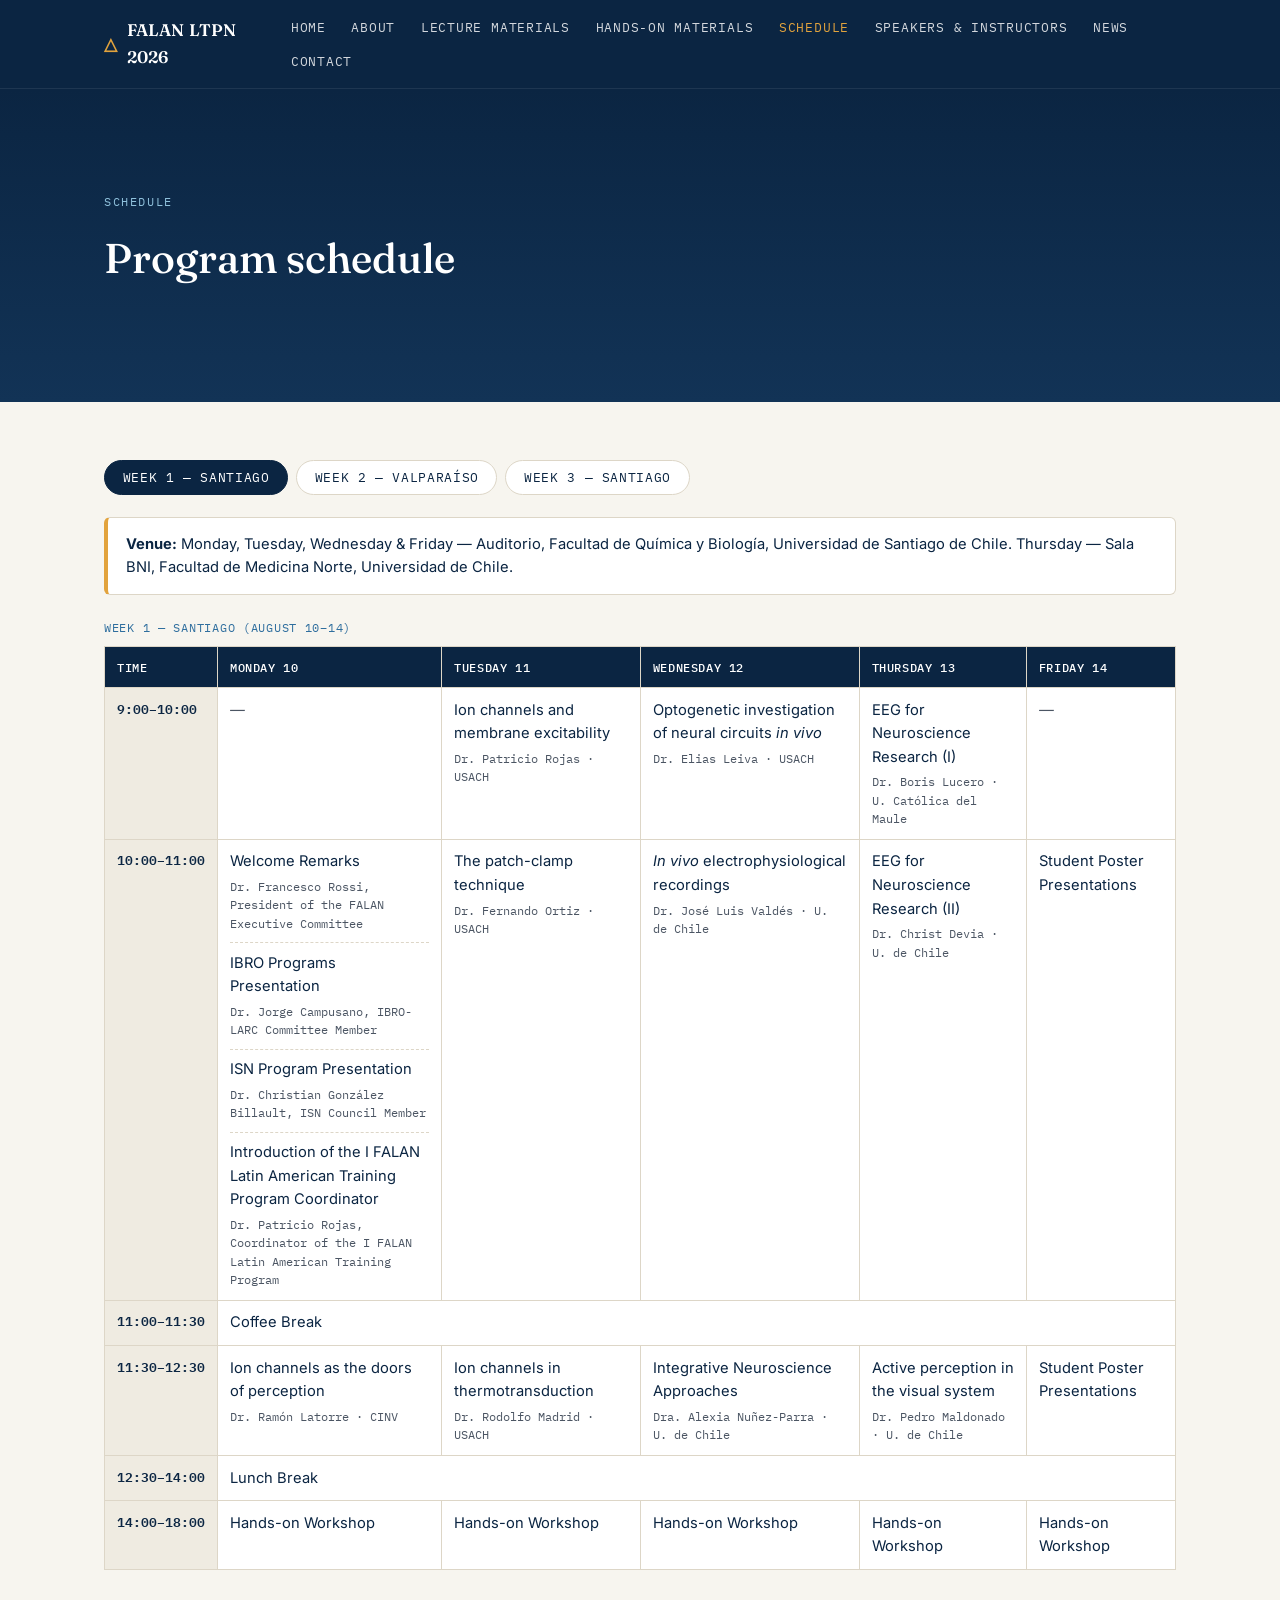
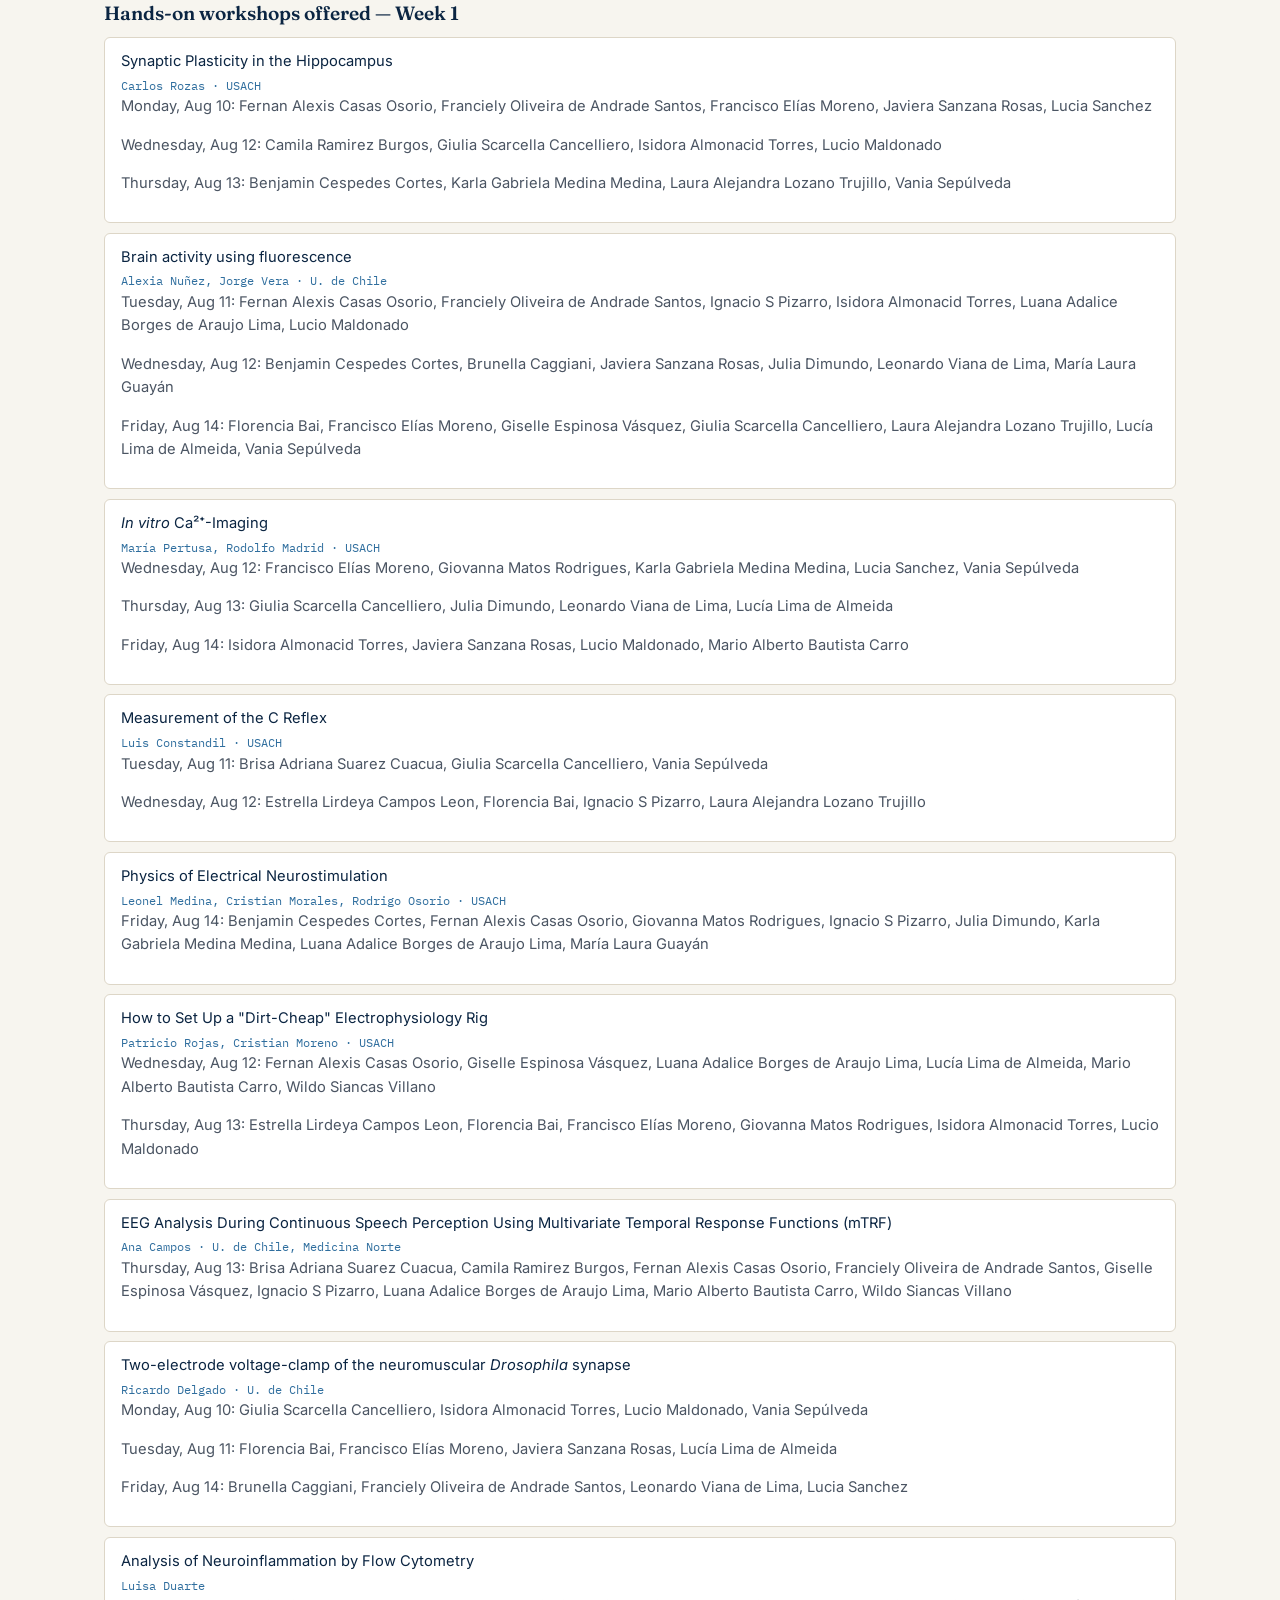
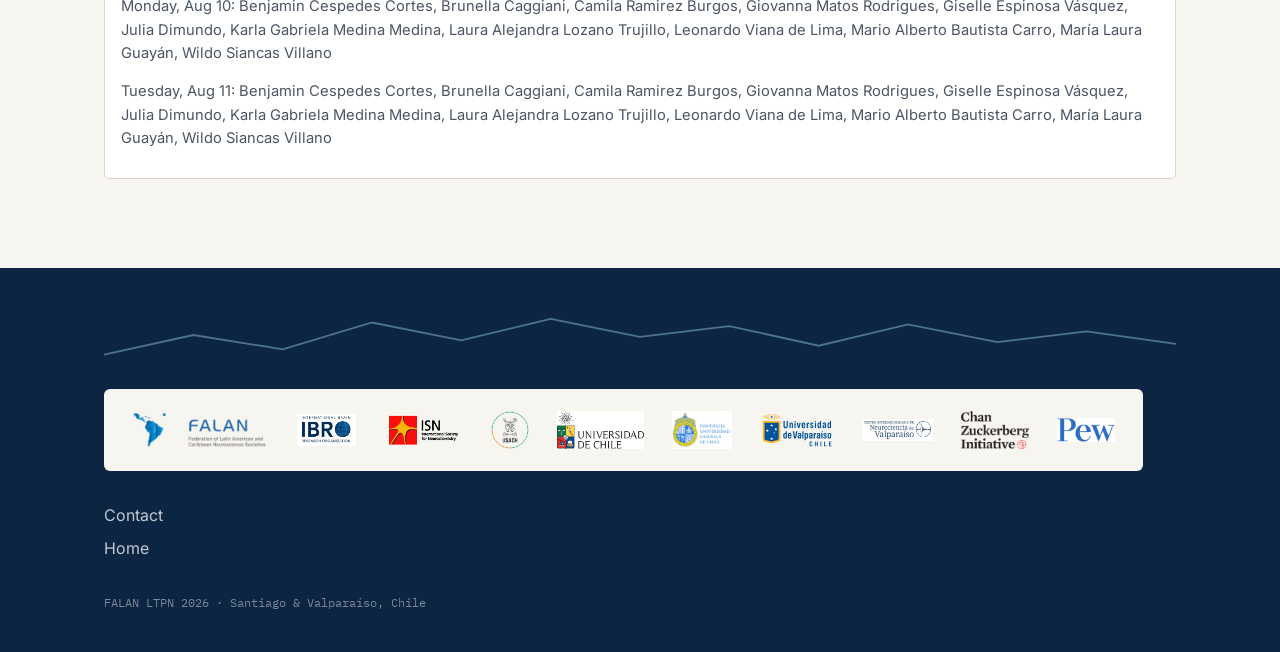
<file: schedule.html>
<!DOCTYPE html>
<html lang="en">
<head>
<meta charset="UTF-8">
<meta name="viewport" content="width=device-width, initial-scale=1.0">
<title>Schedule — FALAN LTPN 2026</title>
<meta name="description" content="Program schedule for the FALAN LTPN 2026 school across Santiago and Valparaíso.">
<link rel="icon" href="assets/img/favicon.svg" type="image/svg+xml">
<link rel="preconnect" href="https://fonts.googleapis.com">
<link href="https://fonts.googleapis.com/css2?family=Fraunces:opsz,wght@9..144,500;9..144,600&family=Inter:wght@400;500;600&family=IBM+Plex+Mono:wght@400;500&display=swap" rel="stylesheet">
<link rel="stylesheet" href="css/style.css">
</head>
<body>

<header class="site-header">
  <div class="wrap">
    <a class="brand" href="index.html"><span class="mark">&#9651;</span> FALAN LTPN 2026</a>
    <button class="nav-toggle" aria-label="Toggle menu" aria-expanded="false">Menu</button>
    <nav class="primary-nav" aria-label="Primary">
      <ul>
        <li><a href="index.html">Home</a></li>
        <li><a href="about.html">About</a></li>
        <li><a href="lectures.html">Lecture Materials</a></li>
        <li><a href="handson.html">Hands-on Materials</a></li>
        <li><a href="schedule.html">Schedule</a></li>
        <li><a href="speakers.html">Speakers &amp; Instructors</a></li>
        <li><a href="news.html">News</a></li>
        <li><a href="contact.html">Contact</a></li>
      </ul>
    </nav>
  </div>
</header>

<section class="hero small">
  <div class="wrap">
    <span class="hero-eyebrow">Schedule</span>
    <h1>Program schedule</h1>
  </div>
</section>

<section>
  <div class="wrap">

    <!--
      HOW TO EDIT THIS PAGE
      ----------------------
      This is a public schedule, so it only lists activity names, times,
      speakers, and locations — no student names or group assignments.
      To update it: edit the table cells directly below.
    -->

    <div class="week-tabs" data-group="weeks">
      <button class="active" data-target="week1-panel">Week 1 — Santiago</button>
      <button data-target="week2-panel">Week 2 — Valparaíso</button>
      <button data-target="week3-panel">Week 3 — Santiago</button>
    </div>

    <div class="week-panel active" id="week1-panel" data-group="weeks">
      <div class="venue-note">
        <strong>Venue:</strong> Monday, Tuesday, Wednesday &amp; Friday — Auditorio, Facultad de Química y Biología, Universidad de Santiago de Chile.
        Thursday — Sala BNI, Facultad de Medicina Norte, Universidad de Chile.
      </div>
      <div class="schedule-table-wrap">
        <table class="schedule">
          <caption>Week 1 — Santiago (August 10–14)</caption>
          <thead>
            <tr>
              <th scope="col">Time</th>
              <th scope="col">Monday 10</th>
              <th scope="col">Tuesday 11</th>
              <th scope="col">Wednesday 12</th>
              <th scope="col">Thursday 13</th>
              <th scope="col">Friday 14</th>
            </tr>
          </thead>
          <tbody>
            <tr>
              <th scope="row">9:00–10:00</th>
              <td class="dim">—</td>
              <td>Ion channels and membrane excitability<span class="who">Dr. Patricio Rojas · USACH</span></td>
              <td>Optogenetic investigation of neural circuits <em>in vivo</em><span class="who">Dr. Elias Leiva · USACH</span></td>
              <td>EEG for Neuroscience Research (I)<span class="who">Dr. Boris Lucero · U. Católica del Maule</span></td>
              <td class="dim">—</td>
            </tr>
            <tr>
              <th scope="row">10:00–11:00</th>
              <td>Welcome Remarks<span class="who">Dr. Francesco Rossi, President of the FALAN Executive Committee</span>
                <span class="session-sep">IBRO Programs Presentation<span class="who">Dr. Jorge Campusano, IBRO-LARC Committee Member</span></span>
                <span class="session-sep">ISN Program Presentation<span class="who">Dr. Christian González Billault, ISN Council Member</span></span>
                <span class="session-sep">Introduction of the I FALAN Latin American Training Program Coordinator<span class="who">Dr. Patricio Rojas, Coordinator of the I FALAN Latin American Training Program</span></span>
              </td>
              <td>The patch-clamp technique<span class="who">Dr. Fernando Ortiz · USACH</span></td>
              <td><em>In vivo</em> electrophysiological recordings<span class="who">Dr. José Luis Valdés · U. de Chile</span></td>
              <td>EEG for Neuroscience Research (II)<span class="who">Dr. Christ Devia · U. de Chile</span></td>
              <td>Student Poster Presentations</td>
            </tr>
            <tr>
              <th scope="row">11:00–11:30</th>
              <td colspan="5">Coffee Break</td>
            </tr>
            <tr>
              <th scope="row">11:30–12:30</th>
              <td>Ion channels as the doors of perception<span class="who">Dr. Ramón Latorre · CINV</span></td>
              <td>Ion channels in thermotransduction<span class="who">Dr. Rodolfo Madrid · USACH</span></td>
              <td>Integrative Neuroscience Approaches<span class="who">Dra. Alexia Nuñez-Parra · U. de Chile</span></td>
              <td>Active perception in the visual system<span class="who">Dr. Pedro Maldonado · U. de Chile</span></td>
              <td>Student Poster Presentations</td>
            </tr>
            <tr>
              <th scope="row">12:30–14:00</th>
              <td colspan="5">Lunch Break</td>
            </tr>
            <tr>
              <th scope="row">14:00–18:00</th>
              <td>Hands-on Workshop</td>
              <td>Hands-on Workshop</td>
              <td>Hands-on Workshop</td>
              <td>Hands-on Workshop</td>
              <td>Hands-on Workshop</td>
            </tr>
          </tbody>
        </table>
      </div>

      <div class="workshop-list-wrap">
        <h3>Hands-on workshops offered — Week 1</h3>
        <ul class="workshop-list">
          <li>Synaptic Plasticity in the Hippocampus<span class="lead">Carlos Rozas · USACH</span>
            <div class="student-days">
              <p class="student-day"><span class="day-label">Monday, Aug 10</span>Fernan Alexis Casas Osorio, Franciely Oliveira de Andrade Santos, Francisco Elías Moreno, Javiera Sanzana Rosas, Lucia Sanchez</p>
              <p class="student-day"><span class="day-label">Wednesday, Aug 12</span>Camila Ramirez Burgos, Giulia Scarcella Cancelliero, Isidora Almonacid Torres, Lucio Maldonado</p>
              <p class="student-day"><span class="day-label">Thursday, Aug 13</span>Benjamin Cespedes Cortes, Karla Gabriela Medina Medina, Laura Alejandra Lozano Trujillo, Vania Sepúlveda</p>
            </div>
          </li>
          <li>Brain activity using fluorescence<span class="lead">Alexia Nuñez, Jorge Vera · U. de Chile</span>
            <div class="student-days">
              <p class="student-day"><span class="day-label">Tuesday, Aug 11</span>Fernan Alexis Casas Osorio, Franciely Oliveira de Andrade Santos, Ignacio S Pizarro, Isidora Almonacid Torres, Luana Adalice Borges de Araujo Lima, Lucio Maldonado</p>
              <p class="student-day"><span class="day-label">Wednesday, Aug 12</span>Benjamin Cespedes Cortes, Brunella Caggiani, Javiera Sanzana Rosas, Julia Dimundo, Leonardo Viana de Lima, María Laura Guayán</p>
              <p class="student-day"><span class="day-label">Friday, Aug 14</span>Florencia Bai, Francisco Elías Moreno, Giselle Espinosa Vásquez, Giulia Scarcella Cancelliero, Laura Alejandra Lozano Trujillo, Lucía Lima de Almeida, Vania Sepúlveda</p>
            </div>
          </li>
          <li><em>In vitro</em> Ca²⁺-Imaging<span class="lead">María Pertusa, Rodolfo Madrid · USACH</span>
            <div class="student-days">
              <p class="student-day"><span class="day-label">Wednesday, Aug 12</span>Francisco Elías Moreno, Giovanna Matos Rodrigues, Karla Gabriela Medina Medina, Lucia Sanchez, Vania Sepúlveda</p>
              <p class="student-day"><span class="day-label">Thursday, Aug 13</span>Giulia Scarcella Cancelliero, Julia Dimundo, Leonardo Viana de Lima, Lucía Lima de Almeida</p>
              <p class="student-day"><span class="day-label">Friday, Aug 14</span>Isidora Almonacid Torres, Javiera Sanzana Rosas, Lucio Maldonado, Mario Alberto Bautista Carro</p>
            </div>
          </li>
          <li>Measurement of the C Reflex<span class="lead">Luis Constandil · USACH</span>
            <div class="student-days">
              <p class="student-day"><span class="day-label">Tuesday, Aug 11</span>Brisa Adriana Suarez Cuacua, Giulia Scarcella Cancelliero, Vania Sepúlveda</p>
              <p class="student-day"><span class="day-label">Wednesday, Aug 12</span>Estrella Lirdeya Campos Leon, Florencia Bai, Ignacio S Pizarro, Laura Alejandra Lozano Trujillo</p>
            </div>
          </li>
          <li>Physics of Electrical Neurostimulation<span class="lead">Leonel Medina, Cristian Morales, Rodrigo Osorio · USACH</span>
            <div class="student-days">
              <p class="student-day"><span class="day-label">Friday, Aug 14</span>Benjamin Cespedes Cortes, Fernan Alexis Casas Osorio, Giovanna Matos Rodrigues, Ignacio S Pizarro, Julia Dimundo, Karla Gabriela Medina Medina, Luana Adalice Borges de Araujo Lima, María Laura Guayán</p>
            </div>
          </li>
          <li>How to Set Up a "Dirt-Cheap" Electrophysiology Rig<span class="lead">Patricio Rojas, Cristian Moreno · USACH</span>
            <div class="student-days">
              <p class="student-day"><span class="day-label">Wednesday, Aug 12</span>Fernan Alexis Casas Osorio, Giselle Espinosa Vásquez, Luana Adalice Borges de Araujo Lima, Lucía Lima de Almeida, Mario Alberto Bautista Carro, Wildo Siancas Villano</p>
              <p class="student-day"><span class="day-label">Thursday, Aug 13</span>Estrella Lirdeya Campos Leon, Florencia Bai, Francisco Elías Moreno, Giovanna Matos Rodrigues, Isidora Almonacid Torres, Lucio Maldonado</p>
            </div>
          </li>
          <li>EEG Analysis During Continuous Speech Perception Using Multivariate Temporal Response Functions (mTRF)<span class="lead">Ana Campos · U. de Chile, Medicina Norte</span>
            <div class="student-days">
              <p class="student-day"><span class="day-label">Thursday, Aug 13</span>Brisa Adriana Suarez Cuacua, Camila Ramirez Burgos, Fernan Alexis Casas Osorio, Franciely Oliveira de Andrade Santos, Giselle Espinosa Vásquez, Ignacio S Pizarro, Luana Adalice Borges de Araujo Lima, Mario Alberto Bautista Carro, Wildo Siancas Villano</p>
            </div>
          </li>
          <li>Two-electrode voltage-clamp of the neuromuscular <em>Drosophila</em> synapse<span class="lead">Ricardo Delgado · U. de Chile</span>
            <div class="student-days">
              <p class="student-day"><span class="day-label">Monday, Aug 10</span>Giulia Scarcella Cancelliero, Isidora Almonacid Torres, Lucio Maldonado, Vania Sepúlveda</p>
              <p class="student-day"><span class="day-label">Tuesday, Aug 11</span>Florencia Bai, Francisco Elías Moreno, Javiera Sanzana Rosas, Lucía Lima de Almeida</p>
              <p class="student-day"><span class="day-label">Friday, Aug 14</span>Brunella Caggiani, Franciely Oliveira de Andrade Santos, Leonardo Viana de Lima, Lucia Sanchez</p>
            </div>
          </li>
          <li>Analysis of Neuroinflammation by Flow Cytometry<span class="lead">Luisa Duarte</span>
            <div class="student-days">
              <p class="student-day"><span class="day-label">Monday, Aug 10</span>Benjamin Cespedes Cortes, Brunella Caggiani, Camila Ramirez Burgos, Giovanna Matos Rodrigues, Giselle Espinosa Vásquez, Julia Dimundo, Karla Gabriela Medina Medina, Laura Alejandra Lozano Trujillo, Leonardo Viana de Lima, Mario Alberto Bautista Carro, María Laura Guayán, Wildo Siancas Villano</p>
              <p class="student-day"><span class="day-label">Tuesday, Aug 11</span>Benjamin Cespedes Cortes, Brunella Caggiani, Camila Ramirez Burgos, Giovanna Matos Rodrigues, Giselle Espinosa Vásquez, Julia Dimundo, Karla Gabriela Medina Medina, Laura Alejandra Lozano Trujillo, Leonardo Viana de Lima, Mario Alberto Bautista Carro, María Laura Guayán, Wildo Siancas Villano</p>
            </div>
          </li>
        </ul>
      </div>
    </div>

    <div class="week-panel" id="week2-panel" data-group="weeks">
      <div class="venue-note">
        <strong>Venue:</strong> Auditorio, Facultad de Ciencias, Universidad de Valparaíso — all week.
      </div>
      <div class="schedule-table-wrap">
        <table class="schedule">
          <caption>Week 2 — Valparaíso (August 17–21)</caption>
          <thead>
            <tr>
              <th scope="col">Time</th>
              <th scope="col">Monday 17</th>
              <th scope="col">Tuesday 18</th>
              <th scope="col">Wednesday 19</th>
              <th scope="col">Thursday 20</th>
              <th scope="col">Friday 21</th>
            </tr>
          </thead>
          <tbody>
            <tr>
              <th scope="row">9:00–10:00</th>
              <td>Principles of Neural Modeling: from Neurons to Networks I<span class="who">Dr. Patricio Orio · U. de Valparaíso</span></td>
              <td>Whole-brain modeling and applications I<span class="who">Dr. Wael El-Deredy · U. de Valparaíso</span></td>
              <td>Structural Brain Connectivity Analysis<span class="who">Dra. Pamela Guevara · U. de Valparaíso</span></td>
              <td>The Vulnerable Adolescent Brain: Parvalbumin Interneuron Dysfunction in Neuropsychiatric Disorders<span class="who">Dr. Marco Fuenzalida · CENFI, U. de Valparaíso</span><span class="session-sep">The fruit fly <em>Drosophila melanogaster</em> as a model organism for studying Autism Spectrum Disorder<span class="who">Dra. Angelina Palacios · CINV, CICOM, U. de Valparaíso</span></span></td>
              <td>Neuromodulation at central synapses in health and disease<span class="who">Dr. Andrés Chávez · CINV, U. de Valparaíso</span><span class="session-sep">Functional Crosstalk Between α7 nAChRs and P2X7 Receptors: Implications for microglia activation<span class="who">Dra. Constanza Maldifassi · CINV, U. de Valparaíso</span></span></td>
            </tr>
            <tr>
              <th scope="row">10:00–11:00</th>
              <td>Principles of Neural Modeling: from Neurons to Networks II<span class="who">Dr. Patricio Orio · U. de Valparaíso</span></td>
              <td>Whole-brain modeling and applications II<span class="who">Dra. Mónica Otero · U. San Sebastián</span></td>
              <td>Entropy and complexity analyses of electrophysiological signals: Application to Alzheimer's disease detection in the eye (I)<span class="who">Dr. Leonel Medina · USACH</span></td>
              <td>Impact of dopamine levels and D2 receptors on the generation of compulsive behaviors<span class="who">Dra. Angélica Escobar · CENFI, U. de Valparaíso</span><span class="session-sep">Glutamatergic alterations underlying compulsive behavior<span class="who">Dr. Pablo Moya · CINV, C-ESTRES, U. de Valparaíso</span></span></td>
              <td>Pannexin 1 in Alzheimer's disease, bridging Aβ toxicity, neuroinflammation and synaptic dysfunction<span class="who">Dr. Álvaro Ardiles · CINV, CiTNE, U. de Valparaíso</span><span class="session-sep">The Olfactory Sensory System as a Window into Inflammation-Based Dementia<span class="who">Dra. Kathleen Whitlock · CINV, U. de Valparaíso</span></span></td>
            </tr>
            <tr>
              <th scope="row">11:00–11:30</th>
              <td colspan="5">Coffee Break</td>
            </tr>
            <tr>
              <th scope="row">11:30–12:30</th>
              <td>Exploring Basal Ganglia Function Through Computational Modeling<span class="who">Dr. Javier Baladrón · USACH</span></td>
              <td>Whole Brain Modelling and Brain Oscillations<span class="who">Dr. Felipe Torres · U. Católica del Maule</span></td>
              <td>Entropy and complexity analyses of electrophysiological signals: Application to Alzheimer's disease detection in the eye (II)<span class="who">Dr. Leonel Medina · USACH</span></td>
              <td>Neurobiology of stress resilience and depression: role of GR/MR balance<span class="who">Dr. Alexies Dagnino · CIES, U. de Valparaíso</span><span class="session-sep">Effects of chronic exposure to a high-fat diet on the lateral septum–lateral hypothalamus pathway<span class="who">Dr. Ramón Sotomayor · CENFI, U. de Valparaíso</span></span></td>
              <td>A bone drug with a twist: Zoledronic acid eases pain through TRPV1 inhibition<span class="who">Dra. Karen Castillo · CINV, U. de Valparaíso</span><span class="session-sep">Role of hemichannels in caries-mediated dentinal hypersensitivity<span class="who">Dr. Isaac García · CINV, CICOM, U. de Valparaíso</span></span></td>
            </tr>
            <tr>
              <th scope="row">14:00–17:00</th>
              <td>Hands-on Workshop</td>
              <td>Hands-on Workshop</td>
              <td>Hands-on Workshop</td>
              <td>Hands-on Workshop</td>
              <td class="dim">—</td>
            </tr>
            <tr>
              <th scope="row">17:00–18:00</th>
              <td class="dim">—</td>
              <td class="dim">—</td>
              <td class="dim">—</td>
              <td class="dim">—</td>
              <td>Keynote Lecture: Properties of large pore channels and their role in animal models of nervous system diseases<span class="who">Dr. Juan Carlos Sáez · CINV, U. de Valparaíso</span></td>
            </tr>
          </tbody>
        </table>
      </div>

      <div class="workshop-list-wrap">
        <h3>Hands-on workshops offered — Week 2</h3>
        <ul class="workshop-list">
          <li>Behavioral assays in the fruit fly <em>Drosophila melanogaster</em><span class="lead">Angelina Palacios-Muñoz</span>
            <div class="student-days">
              <p class="student-day"><span class="day-label">Monday–Wednesday, Aug 17–19</span>Brunella Caggiani, María Laura Guayán</p>
            </div>
          </li>
          <li>Electrophysiology: Interneurons and GABA Transmission<span class="lead">Marco Fuenzalida Núñez</span>
            <div class="student-days">
              <p class="student-day"><span class="day-label">Monday–Wednesday, Aug 17–19</span>Franciely Oliveira de Andrade Santos, Francisco Elías Moreno, Luana Adalice Borges de Araujo Lima, Lucio Maldonado</p>
            </div>
          </li>
          <li>Basic simulation of neural excitability<span class="lead">Patricio Orio</span>
            <div class="student-days">
              <p class="student-day"><span class="day-label">Monday, Aug 17</span>Camila Ramirez Burgos, Estrella Lirdeya Campos Leon, Fernan Alexis Casas Osorio, Giovanna Matos Rodrigues, Giulia Scarcella Cancelliero, Laura Alejandra Lozano Trujillo, Lucia Sanchez</p>
              <p class="student-day"><span class="day-label">Thursday, Aug 20</span>Florencia Bai, Franciely Oliveira de Andrade Santos, Isidora Almonacid Torres, Leonardo Viana de Lima, Luana Adalice Borges de Araujo Lima, Lucio Maldonado, Vania Sepúlveda</p>
            </div>
          </li>
          <li>Stress Resilience<span class="lead">Alexies Dagnino</span>
            <div class="student-days">
              <p class="student-day"><span class="day-label">Tuesday, Aug 18</span>Fernan Alexis Casas Osorio, Florencia Bai, Ignacio S Pizarro</p>
              <p class="student-day"><span class="day-label">Thursday, Aug 20</span>Brisa Adriana Suarez Cuacua, Brunella Caggiani, Francisco Elías Moreno, Lucía Lima de Almeida, Mario Alberto Bautista Carro</p>
            </div>
          </li>
          <li>Introduction to the use and analysis of Multielectrode Arrays<span class="lead">Adrián Palacios</span>
            <div class="student-days">
              <p class="student-day"><span class="day-label">Wednesday–Thursday, Aug 19–20</span>Fernan Alexis Casas Osorio, Ignacio S Pizarro, Karla Gabriela Medina Medina</p>
            </div>
          </li>
          <li>Chemogenetic inhibition of Amygdala–NAcc projection<span class="lead">Dra. Angélica Escobar / Dr. Jorge Mallea</span>
            <div class="student-days">
              <p class="student-day"><span class="day-label">Monday, Aug 17</span>Ignacio S Pizarro, Javiera Sanzana Rosas, Leonardo Viana de Lima</p>
              <p class="student-day"><span class="day-label">Tuesday, Aug 18</span>Camila Ramirez Burgos, Giovanna Matos Rodrigues, Mario Alberto Bautista Carro</p>
            </div>
          </li>
          <li>Visualization of Neurons in Live Animals<span class="lead">Kathleen Whitlock</span>
            <div class="student-days">
              <p class="student-day"><span class="day-label">Wednesday, Aug 19</span>Giovanna Matos Rodrigues, Giselle Espinosa Vásquez, Javiera Sanzana Rosas, Julia Dimundo, Lucia Sanchez, Mario Alberto Bautista Carro</p>
            </div>
          </li>
          <li>Use of inducible genetic systems to study animal behavior<span class="lead">John Ewer</span>
            <div class="student-days">
              <p class="student-day"><span class="day-label">Tuesday, Aug 18</span>Brisa Adriana Suarez Cuacua, Giulia Scarcella Cancelliero, Javiera Sanzana Rosas, Laura Alejandra Lozano Trujillo, Leonardo Viana de Lima, Lucia Sanchez</p>
              <p class="student-day"><span class="day-label">Wednesday, Aug 19</span>Estrella Lirdeya Campos Leon, Lucía Lima de Almeida, Vania Sepúlveda, Wildo Siancas Villano</p>
              <p class="student-day"><span class="day-label">Thursday, Aug 20</span>Camila Ramirez Burgos, María Laura Guayán</p>
            </div>
          </li>
          <li>Whole-brain modelling<span class="lead">Mónica Otero / Fernando Lehue</span>
            <div class="student-days">
              <p class="student-day"><span class="day-label">Thursday, Aug 20</span>Benjamin Cespedes Cortes, Estrella Lirdeya Campos Leon, Giselle Espinosa Vásquez, Giulia Scarcella Cancelliero, Julia Dimundo, Laura Alejandra Lozano Trujillo, Wildo Siancas Villano</p>
            </div>
          </li>
          <li>Neural activity from freely behaving mice<span class="lead">Ignacio Negrón-Oyarzo</span>
            <div class="student-days">
              <p class="student-day"><span class="day-label">Monday–Tuesday, Aug 17–18</span>Isidora Almonacid Torres, Karla Gabriela Medina Medina, Lucía Lima de Almeida, Vania Sepúlveda, Wildo Siancas Villano</p>
            </div>
          </li>
          <li>Techniques for Measuring Brain Neurotransmitters<span class="lead">Ramón Sotomayor-Zárate</span>
            <div class="student-days">
              <p class="student-day"><span class="day-label">Monday–Tuesday, Aug 17–18</span>Benjamin Cespedes Cortes, Giselle Espinosa Vásquez, Julia Dimundo</p>
            </div>
          </li>
          <li>NeuroKit2 tutorial: Hands-on entropy and complexity estimation<span class="lead">Leonel Medina</span>
            <div class="student-days">
              <p class="student-day"><span class="day-label">Wednesday, Aug 19</span>Benjamin Cespedes Cortes, Brisa Adriana Suarez Cuacua, Camila Ramirez Burgos, Florencia Bai, Isidora Almonacid Torres, Laura Alejandra Lozano Trujillo</p>
            </div>
          </li>
        </ul>
      </div>
    </div>

    <div class="week-panel" id="week3-panel" data-group="weeks">
      <div class="venue-note">
        <strong>Venue:</strong> Monday, Tuesday &amp; Friday — Pontificia Universidad Católica de Chile.<br>
        Wednesday &amp; Thursday — Sala BNI, Facultad de Medicina, Universidad de Chile.<br>
        Friday afternoon — Auditorio, Facultad de Química y Biología, Universidad de Santiago de Chile.
      </div>
      <div class="schedule-table-wrap">
        <table class="schedule">
          <caption>Week 3 — Santiago (August 24–28)</caption>
          <thead>
            <tr>
              <th scope="col">Time</th>
              <th scope="col">Monday 24</th>
              <th scope="col">Tuesday 25</th>
              <th scope="col">Wednesday 26</th>
              <th scope="col">Thursday 27</th>
              <th scope="col">Friday 28</th>
            </tr>
          </thead>
          <tbody>
            <tr>
              <th scope="row">9:00–10:00</th>
              <td>Molecular Mechanism of synaptic dysfunction in neurodegeneration<span class="who">Dra. Alejandra Álvarez · PUC</span></td>
              <td>Molecular and cellular mechanisms mediating sensory transmission<span class="who">Dra. Evelyn Avilés &amp; Dra. Margarita Calvo · PUC</span></td>
              <td>Bulk short-read and long-read sequencing for isoform discovery<span class="who">Dra. Christine H. Tabuloc · UC Davis</span></td>
              <td>Multi-omics approaches in biomedicine <em>(to be confirmed)</em><span class="who">Dra. Lucia Peixoto · Washington State University</span></td>
              <td>Adaptive optics for <em>in vivo</em> brain imaging<span class="who">Dra. Cristina Rodríguez · Yale University</span></td>
            </tr>
            <tr>
              <th scope="row">10:00–11:00</th>
              <td>Intracellular trafficking of membrane proteins in neurons<span class="who">Dra. María Paz Marzolo · PUC</span></td>
              <td>Molecular bases of the nervous system development<span class="who">Dr. Ignacio Cancino &amp; Dr. Claudio Pérez-Leighton · PUC</span></td>
              <td>Single-cell sequencing<span class="who">Dr. Vinicius Maracaja-Coutinho · U. de Chile</span></td>
              <td>Spatial transcriptomics in neuroscience<span class="who">Dr. Xiangmin Xu · UC Irvine</span></td>
              <td>Optogenetic manipulation of visual perception<span class="who">Dr. Luis Carrillo · UNAM</span></td>
            </tr>
            <tr>
              <th scope="row">11:00–11:30</th>
              <td colspan="5">Coffee Break</td>
            </tr>
            <tr>
              <th scope="row">11:30–12:30</th>
              <td>Intravital microscopy techniques for monitoring brain activity and metabolism<span class="who">Dr. Víctor Hugo Cornejo &amp; Dr. Andrés González · PUC</span></td>
              <td>Molecular and cellular mechanisms mediating sensory transmission<span class="who">Dra. Margarita Calvo · PUC</span></td>
              <td>Transcriptional profiling of cell lineages of sex-differentiated neurons<span class="who">Dra. E. Josie Clowney · University of Michigan</span></td>
              <td>Integration of spatial and single-cell transcriptomics datasets<span class="who">Dr. Sergio Hidalgo · Washington State University</span></td>
              <td>Title to be confirmed<span class="who">Dr. Xiangmin Xu · UC Irvine</span></td>
            </tr>
            <tr>
              <th scope="row">14:00–18:00</th>
              <td>Hands-on Workshop</td>
              <td>Hands-on Workshop</td>
              <td>Hands-on Workshop</td>
              <td>Hands-on Workshop</td>
              <td>Professional Development Workshop</td>
            </tr>
            <tr>
              <th scope="row">14:30–15:30</th>
              <td class="dim">—</td>
              <td class="dim">—</td>
              <td class="dim">—</td>
              <td class="dim">—</td>
              <td>Self-Care and Mental Health Strategies<span class="who">Dr. Zulma Dueñas &amp; Dr. Luisa Rocha</span></td>
            </tr>
            <tr>
              <th scope="row">15:30–16:00</th>
              <td class="dim">—</td>
              <td class="dim">—</td>
              <td class="dim">—</td>
              <td class="dim">—</td>
              <td>What Skills Do I Need for the Career I Want?<span class="who">Dr. Juan Belforte</span></td>
            </tr>
          </tbody>
        </table>
      </div>

      <div class="workshop-list-wrap">
        <h3>Hands-on workshops offered — Week 3</h3>
        <ul class="workshop-list">
          <li><em>In vivo</em> Microdialysis in Rat or Mouse Models, Including Stereotaxic Surgery and Live Rat Demonstration<span class="lead">María Estela Andrés, Claudio Pérez-Leighton · PUC</span>
            <div class="student-days">
              <p class="student-day"><span class="day-label">Wednesday, Aug 26</span>Florencia Bai, Giselle Espinosa Vásquez, Javiera Sanzana Rosas, Julia Dimundo, Lucia Sanchez, Lucio Maldonado, Mario Alberto Bautista Carro</p>
              <p class="student-day"><span class="day-label">Thursday, Aug 27</span>Brisa Adriana Suarez Cuacua, Franciely Oliveira de Andrade Santos, Giovanna Matos Rodrigues, Isidora Almonacid Torres, María Laura Guayán, Vania Sepúlveda</p>
            </div>
          </li>
          <li>Preparation of Hippocampal Neuron Cultures and Analysis of Dendritogenesis<span class="lead">Alejandra Álvarez · PUC</span>
            <div class="student-days">
              <p class="student-day"><span class="day-label">Monday, Aug 24</span>Franciely Oliveira de Andrade Santos, Giovanna Matos Rodrigues, Giselle Espinosa Vásquez, María Laura Guayán</p>
              <p class="student-day"><span class="day-label">Tuesday, Aug 25</span>Francisco Elías Moreno, Karla Gabriela Medina Medina, Lucia Sanchez, Mario Alberto Bautista Carro, Vania Sepúlveda</p>
            </div>
          </li>
          <li>Studying Central Nervous System Development Using Brain Organoids<span class="lead">Ignacio Cancino, Francisca Cornejo · PUC</span>
            <div class="student-days">
              <p class="student-day"><span class="day-label">Tuesday, Aug 25</span>Benjamin Cespedes Cortes, Brisa Adriana Suarez Cuacua, Brunella Caggiani, Estrella Lirdeya Campos Leon, Fernan Alexis Casas Osorio, Florencia Bai, Franciely Oliveira de Andrade Santos, Giovanna Matos Rodrigues, Giselle Espinosa Vásquez, Giulia Scarcella Cancelliero, Ignacio S Pizarro, Isidora Almonacid Torres, Javiera Sanzana Rosas, Julia Dimundo, Laura Alejandra Lozano Trujillo, Leonardo Viana de Lima, Luana Adalice Borges de Araujo Lima, Lucio Maldonado, María Laura Guayán</p>
            </div>
          </li>
          <li>Learning About the Nervous System and Locomotor Behavior in Invertebrate Models (<em>C. elegans</em> and <em>Drosophila</em>)<span class="lead">Loreto Véliz, Alicia Nogueras, Carlos Oliva · PUC</span>
            <div class="student-days">
              <p class="student-day"><span class="day-label">Wednesday, Aug 26</span>Brunella Caggiani, Estrella Lirdeya Campos Leon, Fernan Alexis Casas Osorio, Franciely Oliveira de Andrade Santos, Francisco Elías Moreno, Giovanna Matos Rodrigues, Ignacio S Pizarro, Luana Adalice Borges de Araujo Lima, Lucía Lima de Almeida, María Laura Guayán, Vania Sepúlveda</p>
            </div>
          </li>
          <li><em>In vivo</em> Imaging of Neuronal Activity in the Mouse Somatosensory Cortex Using Multiphoton Microscopy<span class="lead">Víctor Hugo Cornejo · PUC</span>
            <div class="student-days">
              <p class="student-day"><span class="day-label">Monday, Aug 24</span>Benjamin Cespedes Cortes, Brisa Adriana Suarez Cuacua, Brunella Caggiani, Camila Ramirez Burgos, Fernan Alexis Casas Osorio, Francisco Elías Moreno, Ignacio S Pizarro, Isidora Almonacid Torres, Julia Dimundo, Karla Gabriela Medina Medina, Leonardo Viana de Lima, Lucio Maldonado, Lucía Lima de Almeida, Mario Alberto Bautista Carro, Vania Sepúlveda</p>
            </div>
          </li>
          <li>Low-Cost Laser Illumination for Microscopy<span class="lead">Vicente Parot · PUC</span>
            <div class="student-days">
              <p class="student-day"><span class="day-label">Thursday, Aug 27</span>Fernan Alexis Casas Osorio, Francisco Elías Moreno, Ignacio S Pizarro, Julia Dimundo, Lucía Lima de Almeida, Mario Alberto Bautista Carro</p>
            </div>
          </li>
          <li>Eye Tracking<span class="lead">Pedro Maldonado · U. de Chile</span>
            <div class="student-days">
              <p class="student-day"><span class="day-label">Thursday, Aug 27</span>Estrella Lirdeya Campos Leon, Giselle Espinosa Vásquez, Javiera Sanzana Rosas, Luana Adalice Borges de Araujo Lima</p>
            </div>
          </li>
          <li>Single-Cell Transcriptomics in Neuroscience<span class="lead">Vinicius Maracaja, Sergio Hidalgo, Patricio Olguín · U. de Chile</span>
            <div class="student-days">
              <p class="student-day"><span class="day-label">Wednesday–Thursday, Aug 26–27</span>Benjamin Cespedes Cortes, Camila Ramirez Burgos, Giulia Scarcella Cancelliero, Karla Gabriela Medina Medina, Laura Alejandra Lozano Trujillo, Leonardo Viana de Lima</p>
            </div>
          </li>
        </ul>
      </div>
    </div>

  </div>
</section>

<footer class="site-footer">
  <div class="wrap">
    <svg class="ridge-thin" viewBox="0 0 1200 60" preserveAspectRatio="none" aria-hidden="true">
      <path d="M0,50 L100,28 L200,44 L300,14 L400,34 L500,10 L600,30 L700,18 L800,40 L900,16 L1000,36 L1100,24 L1200,38" fill="none" stroke="#8FC1DC" stroke-width="2"/>
    </svg>
    <div class="foot-grid">
      <div class="logo-strip">
        <img src="assets/logos/falan.png" alt="FALAN — Federation of Latin American and Caribbean Neuroscience Societies">
        <img class="ibro-mark" src="assets/logos/ibro.jpg" alt="IBRO — International Brain Research Organization">
        <img src="assets/logos/isn.png" alt="ISN — International Society for Neurochemistry">
        <img src="assets/logos/usach.png" alt="USACH — Universidad de Santiago de Chile">
        <img src="assets/logos/uchile.jpg" alt="Universidad de Chile">
        <img src="assets/logos/puc.png" alt="PUC — Pontificia Universidad Católica de Chile">
        <img src="assets/logos/uv.svg" alt="Universidad de Valparaíso">
        <img class="cinv-mark" src="assets/logos/cinv.jpg" alt="CINV — Centro Interdisciplinario de Neurociencia de Valparaíso">
        <img src="assets/logos/czi.png" alt="CZI — Chan Zuckerberg Initiative">
        <img class="pew-mark" src="assets/logos/pew.png" alt="Pew — The Pew Charitable Trusts">
      </div>
      <div class="stack">
        <a href="contact.html">Contact</a>
        <a href="index.html">Home</a>
      </div>
    </div>
    <p class="fine">FALAN LTPN 2026 &middot; Santiago &amp; Valparaíso, Chile</p>
  </div>
</footer>

<script src="data/lectures-data.js"></script>
<script src="data/handson-data.js"></script>
<script src="data/news-data.js"></script>
<script src="js/main.js"></script>
</body>
</html>
</file>
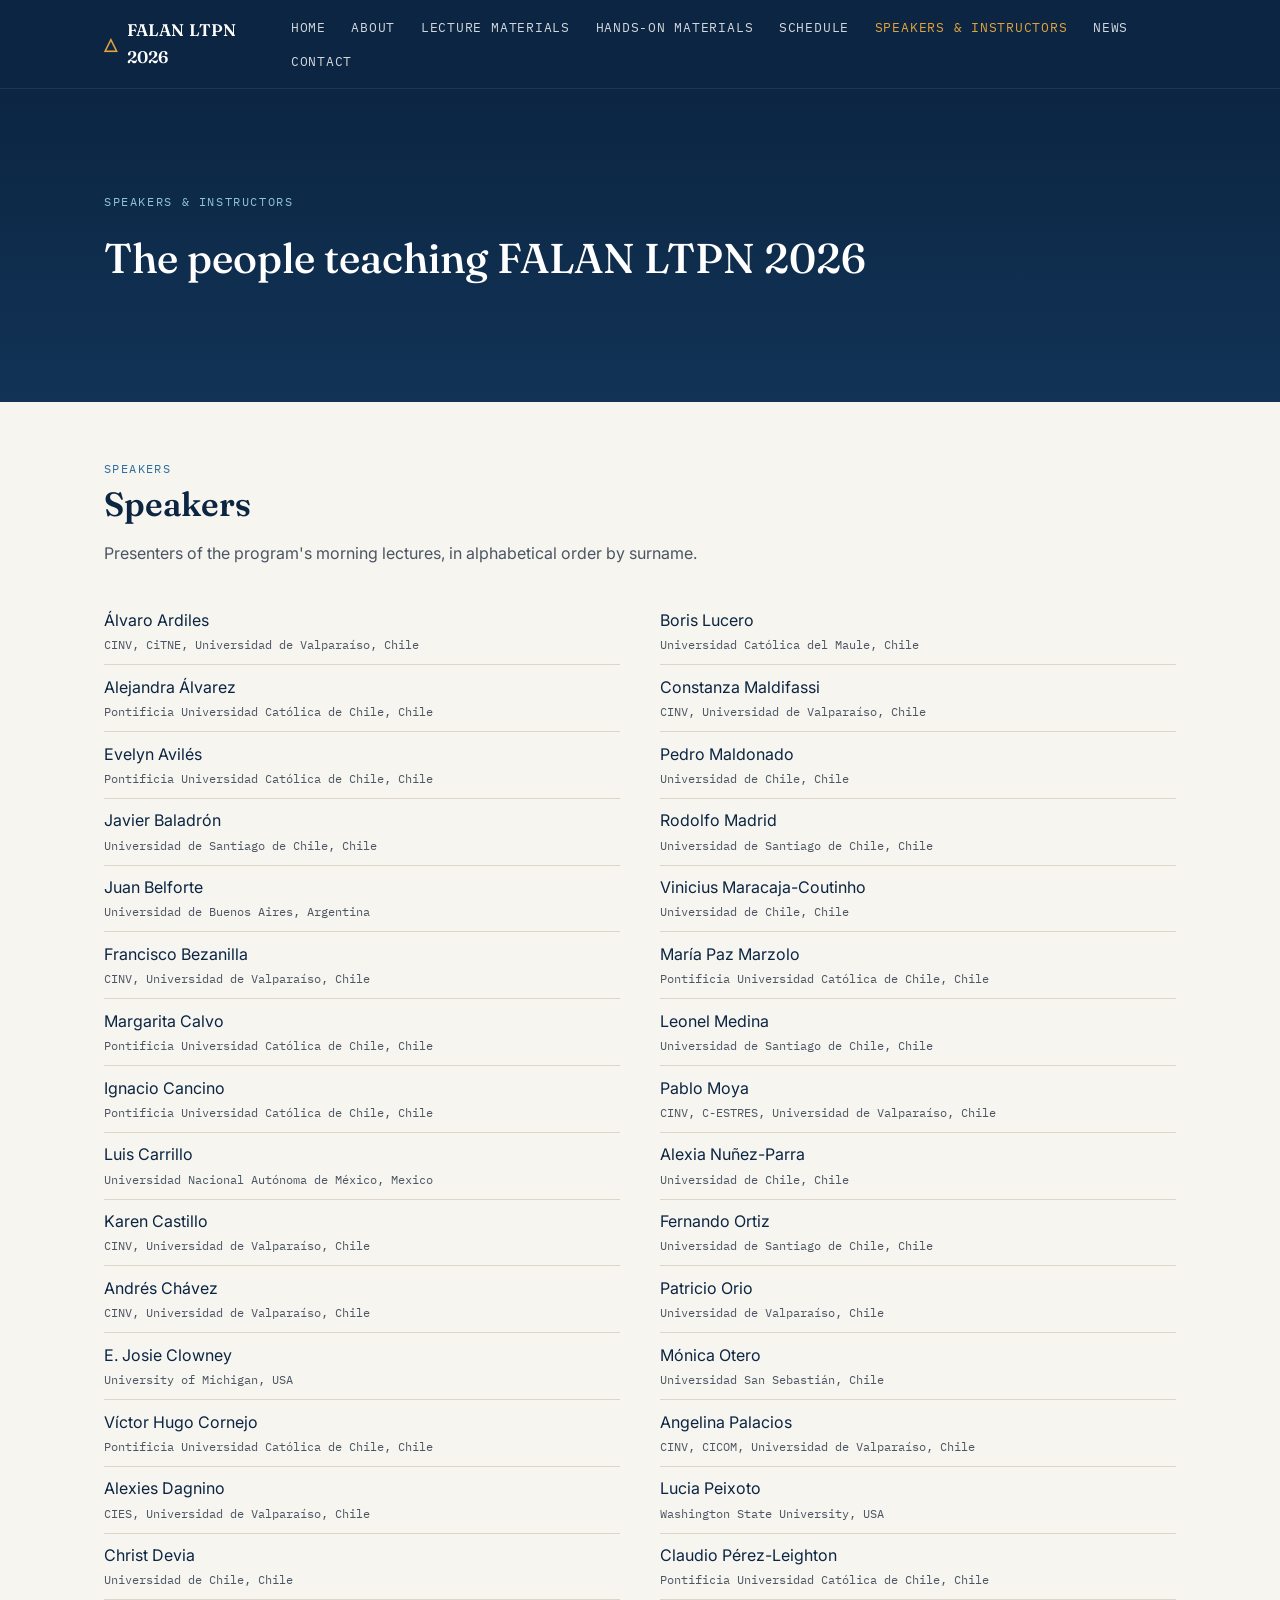
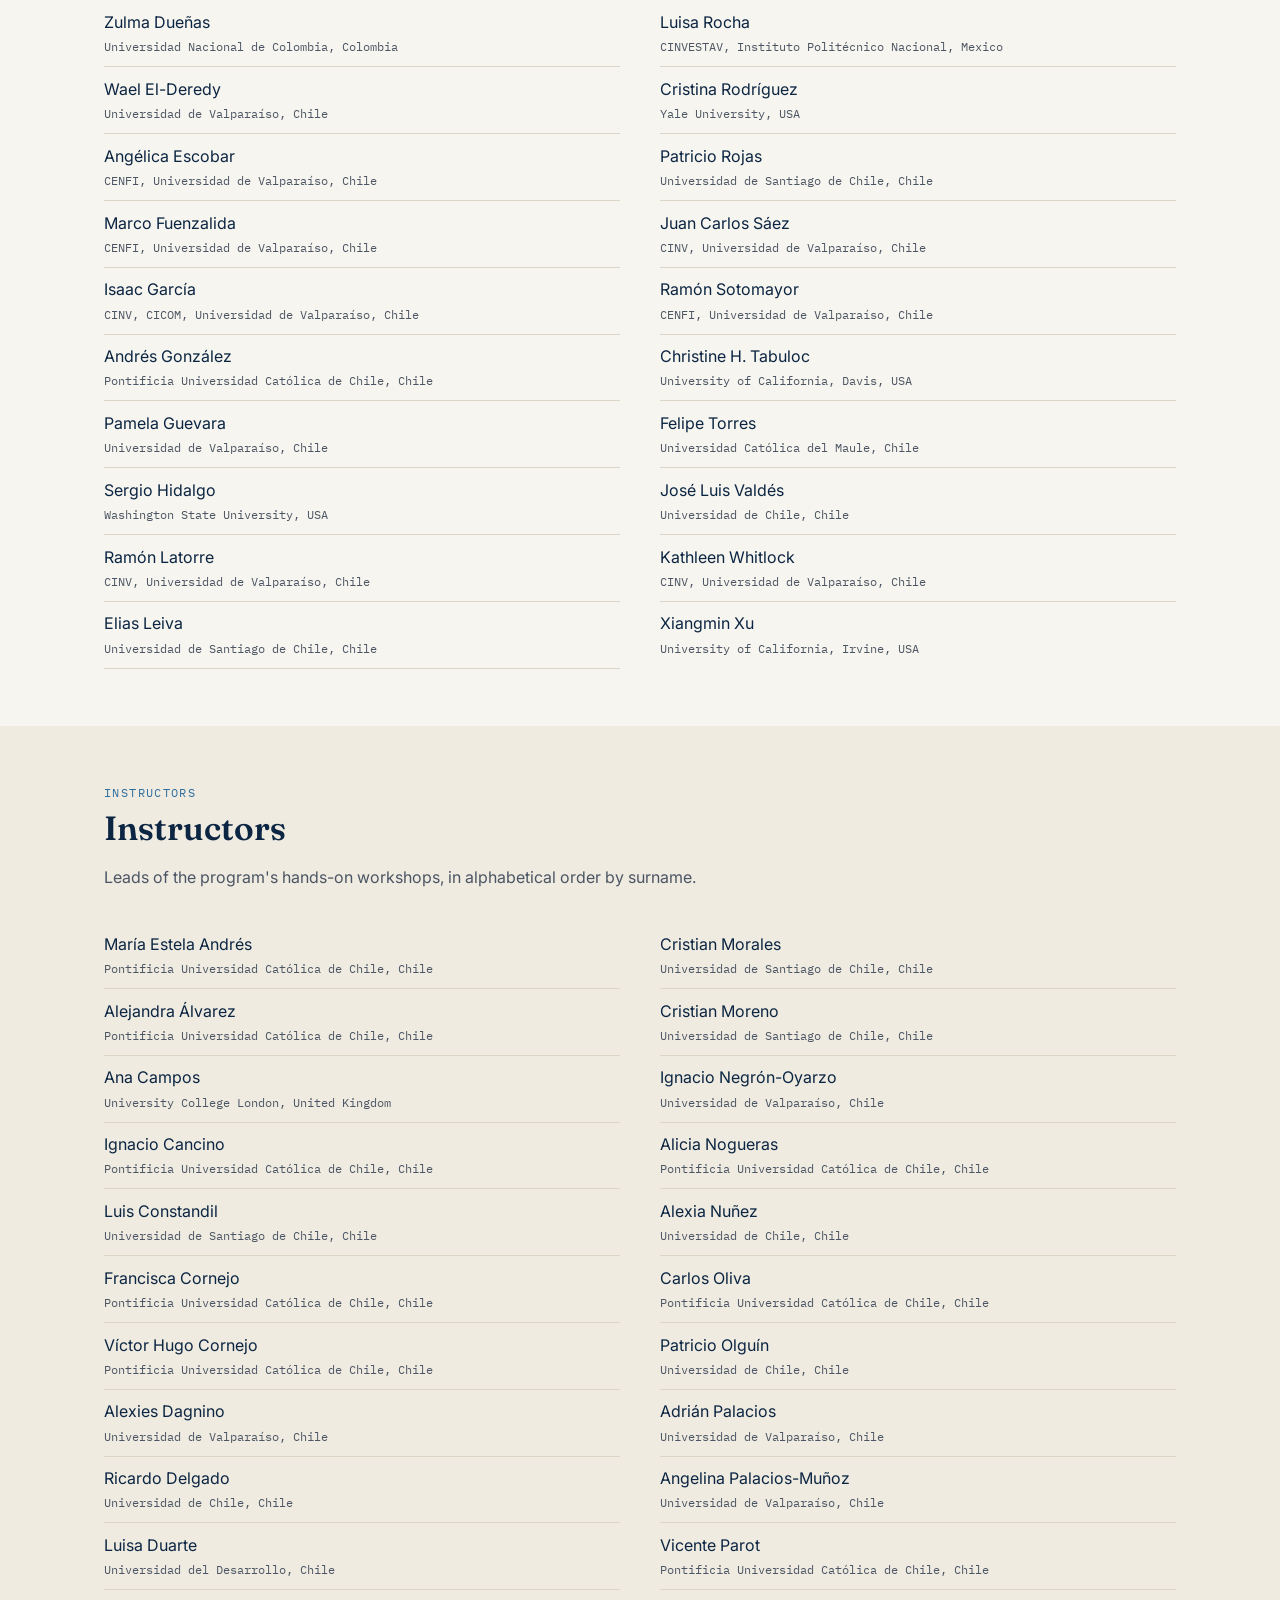
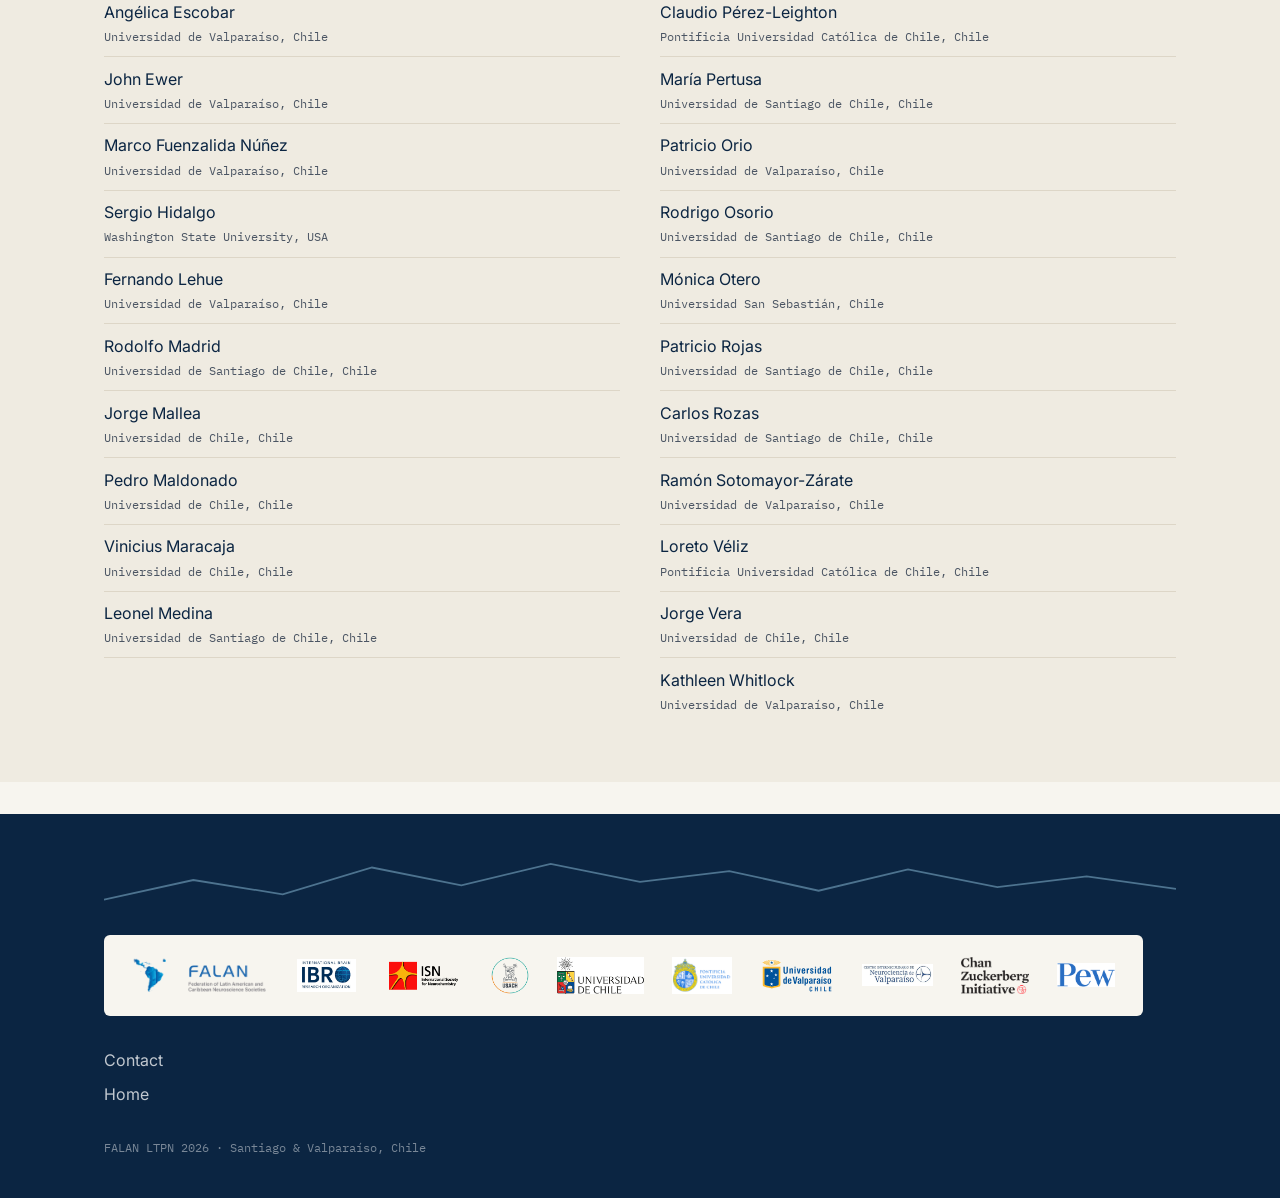
<file: speakers.html>
<!DOCTYPE html>
<html lang="en">
<head>
<meta charset="UTF-8">
<meta name="viewport" content="width=device-width, initial-scale=1.0">
<title>Speakers &amp; Instructors — FALAN LTPN 2026</title>
<meta name="description" content="Speakers and instructors for the FALAN LTPN 2026 program.">
<link rel="icon" href="assets/img/favicon.svg" type="image/svg+xml">
<link rel="preconnect" href="https://fonts.googleapis.com">
<link href="https://fonts.googleapis.com/css2?family=Fraunces:opsz,wght@9..144,500;9..144,600&family=Inter:wght@400;500;600&family=IBM+Plex+Mono:wght@400;500&display=swap" rel="stylesheet">
<link rel="stylesheet" href="css/style.css">
</head>
<body>

<header class="site-header">
  <div class="wrap">
    <a class="brand" href="index.html"><span class="mark">&#9651;</span> FALAN LTPN 2026</a>
    <button class="nav-toggle" aria-label="Toggle menu" aria-expanded="false">Menu</button>
    <nav class="primary-nav" aria-label="Primary">
      <ul>
        <li><a href="index.html">Home</a></li>
        <li><a href="about.html">About</a></li>
        <li><a href="lectures.html">Lecture Materials</a></li>
        <li><a href="handson.html">Hands-on Materials</a></li>
        <li><a href="schedule.html">Schedule</a></li>
        <li><a href="speakers.html">Speakers &amp; Instructors</a></li>
        <li><a href="news.html">News</a></li>
        <li><a href="contact.html">Contact</a></li>
      </ul>
    </nav>
  </div>
</header>

<section class="hero small">
  <div class="wrap">
    <span class="hero-eyebrow">Speakers &amp; Instructors</span>
    <h1>The people teaching FALAN LTPN 2026</h1>
  </div>
</section>

<section>
  <div class="wrap">
    <div class="section-head">
      <span class="eyebrow">Speakers</span>
      <h2>Speakers</h2>
      <p>Presenters of the program's morning lectures, in alphabetical order by surname.</p>
    </div>
    <ol class="plain-list two-col">
      <li>Álvaro Ardiles<span class="affil">CINV, CiTNE, Universidad de Valparaíso, Chile</span></li>
      <li>Alejandra Álvarez<span class="affil">Pontificia Universidad Católica de Chile, Chile</span></li>
      <li>Evelyn Avilés<span class="affil">Pontificia Universidad Católica de Chile, Chile</span></li>
      <li>Javier Baladrón<span class="affil">Universidad de Santiago de Chile, Chile</span></li>
      <li>Juan Belforte<span class="affil">Universidad de Buenos Aires, Argentina</span></li>
      <li>Francisco Bezanilla<span class="affil">CINV, Universidad de Valparaíso, Chile</span></li>
      <li>Margarita Calvo<span class="affil">Pontificia Universidad Católica de Chile, Chile</span></li>
      <li>Ignacio Cancino<span class="affil">Pontificia Universidad Católica de Chile, Chile</span></li>
      <li>Luis Carrillo<span class="affil">Universidad Nacional Autónoma de México, Mexico</span></li>
      <li>Karen Castillo<span class="affil">CINV, Universidad de Valparaíso, Chile</span></li>
      <li>Andrés Chávez<span class="affil">CINV, Universidad de Valparaíso, Chile</span></li>
      <li>E. Josie Clowney<span class="affil">University of Michigan, USA</span></li>
      <li>Víctor Hugo Cornejo<span class="affil">Pontificia Universidad Católica de Chile, Chile</span></li>
      <li>Alexies Dagnino<span class="affil">CIES, Universidad de Valparaíso, Chile</span></li>
      <li>Christ Devia<span class="affil">Universidad de Chile, Chile</span></li>
      <li>Zulma Dueñas<span class="affil">Universidad Nacional de Colombia, Colombia</span></li>
      <li>Wael El-Deredy<span class="affil">Universidad de Valparaíso, Chile</span></li>
      <li>Angélica Escobar<span class="affil">CENFI, Universidad de Valparaíso, Chile</span></li>
      <li>Marco Fuenzalida<span class="affil">CENFI, Universidad de Valparaíso, Chile</span></li>
      <li>Isaac García<span class="affil">CINV, CICOM, Universidad de Valparaíso, Chile</span></li>
      <li>Andrés González<span class="affil">Pontificia Universidad Católica de Chile, Chile</span></li>
      <li>Pamela Guevara<span class="affil">Universidad de Valparaíso, Chile</span></li>
      <li>Sergio Hidalgo<span class="affil">Washington State University, USA</span></li>
      <li>Ramón Latorre<span class="affil">CINV, Universidad de Valparaíso, Chile</span></li>
      <li>Elias Leiva<span class="affil">Universidad de Santiago de Chile, Chile</span></li>
      <li>Boris Lucero<span class="affil">Universidad Católica del Maule, Chile</span></li>
      <li>Constanza Maldifassi<span class="affil">CINV, Universidad de Valparaíso, Chile</span></li>
      <li>Pedro Maldonado<span class="affil">Universidad de Chile, Chile</span></li>
      <li>Rodolfo Madrid<span class="affil">Universidad de Santiago de Chile, Chile</span></li>
      <li>Vinicius Maracaja-Coutinho<span class="affil">Universidad de Chile, Chile</span></li>
      <li>María Paz Marzolo<span class="affil">Pontificia Universidad Católica de Chile, Chile</span></li>
      <li>Leonel Medina<span class="affil">Universidad de Santiago de Chile, Chile</span></li>
      <li>Pablo Moya<span class="affil">CINV, C-ESTRES, Universidad de Valparaíso, Chile</span></li>
      <li>Alexia Nuñez-Parra<span class="affil">Universidad de Chile, Chile</span></li>
      <li>Fernando Ortiz<span class="affil">Universidad de Santiago de Chile, Chile</span></li>
      <li>Patricio Orio<span class="affil">Universidad de Valparaíso, Chile</span></li>
      <li>Mónica Otero<span class="affil">Universidad San Sebastián, Chile</span></li>
      <li>Angelina Palacios<span class="affil">CINV, CICOM, Universidad de Valparaíso, Chile</span></li>
      <li>Lucia Peixoto<span class="affil">Washington State University, USA</span></li>
      <li>Claudio Pérez-Leighton<span class="affil">Pontificia Universidad Católica de Chile, Chile</span></li>
      <li>Luisa Rocha<span class="affil">CINVESTAV, Instituto Politécnico Nacional, Mexico</span></li>
      <li>Cristina Rodríguez<span class="affil">Yale University, USA</span></li>
      <li>Patricio Rojas<span class="affil">Universidad de Santiago de Chile, Chile</span></li>
      <li>Juan Carlos Sáez<span class="affil">CINV, Universidad de Valparaíso, Chile</span></li>
      <li>Ramón Sotomayor<span class="affil">CENFI, Universidad de Valparaíso, Chile</span></li>
      <li>Christine H. Tabuloc<span class="affil">University of California, Davis, USA</span></li>
      <li>Felipe Torres<span class="affil">Universidad Católica del Maule, Chile</span></li>
      <li>José Luis Valdés<span class="affil">Universidad de Chile, Chile</span></li>
      <li>Kathleen Whitlock<span class="affil">CINV, Universidad de Valparaíso, Chile</span></li>
      <li>Xiangmin Xu<span class="affil">University of California, Irvine, USA</span></li>
    </ol>
  </div>
</section>

<section class="on-dim">
  <div class="wrap">
    <div class="section-head">
      <span class="eyebrow">Instructors</span>
      <h2>Instructors</h2>
      <p>Leads of the program's hands-on workshops, in alphabetical order by surname.</p>
    </div>
    <ol class="plain-list two-col">
      <li>María Estela Andrés<span class="affil">Pontificia Universidad Católica de Chile, Chile</span></li>
      <li>Alejandra Álvarez<span class="affil">Pontificia Universidad Católica de Chile, Chile</span></li>
      <li>Ana Campos<span class="affil">University College London, United Kingdom</span></li>
      <li>Ignacio Cancino<span class="affil">Pontificia Universidad Católica de Chile, Chile</span></li>
      <li>Luis Constandil<span class="affil">Universidad de Santiago de Chile, Chile</span></li>
      <li>Francisca Cornejo<span class="affil">Pontificia Universidad Católica de Chile, Chile</span></li>
      <li>Víctor Hugo Cornejo<span class="affil">Pontificia Universidad Católica de Chile, Chile</span></li>
      <li>Alexies Dagnino<span class="affil">Universidad de Valparaíso, Chile</span></li>
      <li>Ricardo Delgado<span class="affil">Universidad de Chile, Chile</span></li>
      <li>Luisa Duarte<span class="affil">Universidad del Desarrollo, Chile</span></li>
      <li>Angélica Escobar<span class="affil">Universidad de Valparaíso, Chile</span></li>
      <li>John Ewer<span class="affil">Universidad de Valparaíso, Chile</span></li>
      <li>Marco Fuenzalida Núñez<span class="affil">Universidad de Valparaíso, Chile</span></li>
      <li>Sergio Hidalgo<span class="affil">Washington State University, USA</span></li>
      <li>Fernando Lehue<span class="affil">Universidad de Valparaíso, Chile</span></li>
      <li>Rodolfo Madrid<span class="affil">Universidad de Santiago de Chile, Chile</span></li>
      <li>Jorge Mallea<span class="affil">Universidad de Chile, Chile</span></li>
      <li>Pedro Maldonado<span class="affil">Universidad de Chile, Chile</span></li>
      <li>Vinicius Maracaja<span class="affil">Universidad de Chile, Chile</span></li>
      <li>Leonel Medina<span class="affil">Universidad de Santiago de Chile, Chile</span></li>
      <li>Cristian Morales<span class="affil">Universidad de Santiago de Chile, Chile</span></li>
      <li>Cristian Moreno<span class="affil">Universidad de Santiago de Chile, Chile</span></li>
      <li>Ignacio Negrón-Oyarzo<span class="affil">Universidad de Valparaíso, Chile</span></li>
      <li>Alicia Nogueras<span class="affil">Pontificia Universidad Católica de Chile, Chile</span></li>
      <li>Alexia Nuñez<span class="affil">Universidad de Chile, Chile</span></li>
      <li>Carlos Oliva<span class="affil">Pontificia Universidad Católica de Chile, Chile</span></li>
      <li>Patricio Olguín<span class="affil">Universidad de Chile, Chile</span></li>
      <li>Adrián Palacios<span class="affil">Universidad de Valparaíso, Chile</span></li>
      <li>Angelina Palacios-Muñoz<span class="affil">Universidad de Valparaíso, Chile</span></li>
      <li>Vicente Parot<span class="affil">Pontificia Universidad Católica de Chile, Chile</span></li>
      <li>Claudio Pérez-Leighton<span class="affil">Pontificia Universidad Católica de Chile, Chile</span></li>
      <li>María Pertusa<span class="affil">Universidad de Santiago de Chile, Chile</span></li>
      <li>Patricio Orio<span class="affil">Universidad de Valparaíso, Chile</span></li>
      <li>Rodrigo Osorio<span class="affil">Universidad de Santiago de Chile, Chile</span></li>
      <li>Mónica Otero<span class="affil">Universidad San Sebastián, Chile</span></li>
      <li>Patricio Rojas<span class="affil">Universidad de Santiago de Chile, Chile</span></li>
      <li>Carlos Rozas<span class="affil">Universidad de Santiago de Chile, Chile</span></li>
      <li>Ramón Sotomayor-Zárate<span class="affil">Universidad de Valparaíso, Chile</span></li>
      <li>Loreto Véliz<span class="affil">Pontificia Universidad Católica de Chile, Chile</span></li>
      <li>Jorge Vera<span class="affil">Universidad de Chile, Chile</span></li>
      <li>Kathleen Whitlock<span class="affil">Universidad de Valparaíso, Chile</span></li>
    </ol>
  </div>
</section>

<footer class="site-footer">
  <div class="wrap">
    <svg class="ridge-thin" viewBox="0 0 1200 60" preserveAspectRatio="none" aria-hidden="true">
      <path d="M0,50 L100,28 L200,44 L300,14 L400,34 L500,10 L600,30 L700,18 L800,40 L900,16 L1000,36 L1100,24 L1200,38" fill="none" stroke="#8FC1DC" stroke-width="2"/>
    </svg>
    <div class="foot-grid">
      <div class="logo-strip">
        <img src="assets/logos/falan.png" alt="FALAN — Federation of Latin American and Caribbean Neuroscience Societies">
        <img class="ibro-mark" src="assets/logos/ibro.jpg" alt="IBRO — International Brain Research Organization">
        <img src="assets/logos/isn.png" alt="ISN — International Society for Neurochemistry">
        <img src="assets/logos/usach.png" alt="USACH — Universidad de Santiago de Chile">
        <img src="assets/logos/uchile.jpg" alt="Universidad de Chile">
        <img src="assets/logos/puc.png" alt="PUC — Pontificia Universidad Católica de Chile">
        <img src="assets/logos/uv.svg" alt="Universidad de Valparaíso">
        <img class="cinv-mark" src="assets/logos/cinv.jpg" alt="CINV — Centro Interdisciplinario de Neurociencia de Valparaíso">
        <img src="assets/logos/czi.png" alt="CZI — Chan Zuckerberg Initiative">
        <img class="pew-mark" src="assets/logos/pew.png" alt="Pew — The Pew Charitable Trusts">
      </div>
      <div class="stack">
        <a href="contact.html">Contact</a>
        <a href="index.html">Home</a>
      </div>
    </div>
    <p class="fine">FALAN LTPN 2026 &middot; Santiago &amp; Valparaíso, Chile</p>
  </div>
</footer>

<script src="data/lectures-data.js"></script>
<script src="data/handson-data.js"></script>
<script src="data/news-data.js"></script>
<script src="js/main.js"></script>
</body>
</html>
</file>
<file: css/style.css>
/* ==========================================================================
   FALAN LTPN 2026 — design tokens
   Palette: Andean cordillera + coastal Chile, tied to the FALAN/ISN marks
   ========================================================================== */

:root {
  --ink:        #0B2542;   /* deep Andean navy — primary dark */
  --cordillera: #2F6E9E;   /* mountain blue — primary accent */
  --coast:      #8FC1DC;   /* sky blue — secondary accent */
  --sun:        #E2A33D;   /* warm gold — CTA / highlight */
  --paper:      #F7F5EF;   /* warm off-white — page background */
  --paper-dim:  #EFEBE1;
  --ash:        #4B5563;   /* body text on light */
  --line:       #DDD6C7;   /* hairline borders on paper */
  --white:      #FFFFFF;

  --font-display: 'Fraunces', Georgia, 'Times New Roman', serif;
  --font-body:    'Inter', -apple-system, BlinkMacSystemFont, 'Segoe UI', sans-serif;
  --font-mono:    'IBM Plex Mono', 'SFMono-Regular', Consolas, monospace;

  --radius: 6px;
  --max-w: 1120px;
}

* { box-sizing: border-box; }

html { scroll-behavior: smooth; }

@media (prefers-reduced-motion: reduce) {
  html { scroll-behavior: auto; }
  * { animation-duration: 0.01ms !important; transition-duration: 0.01ms !important; }
}

body {
  margin: 0;
  font-family: var(--font-body);
  color: var(--ink);
  background: var(--paper);
  line-height: 1.6;
  -webkit-font-smoothing: antialiased;
}

h1, h2, h3, h4 {
  font-family: var(--font-display);
  color: var(--ink);
  line-height: 1.15;
  margin: 0 0 0.5em;
  font-weight: 600;
}

h1 { font-size: clamp(2.1rem, 4.5vw, 3.4rem); font-weight: 500; }
h2 { font-size: clamp(1.5rem, 3vw, 2.1rem); }
h3 { font-size: 1.2rem; }

p { margin: 0 0 1em; color: var(--ash); }

a { color: var(--cordillera); text-decoration: none; }
a:hover { text-decoration: underline; }

a:focus-visible,
button:focus-visible,
[tabindex]:focus-visible {
  outline: 3px solid var(--sun);
  outline-offset: 2px;
}

.eyebrow {
  font-family: var(--font-mono);
  text-transform: uppercase;
  letter-spacing: 0.12em;
  font-size: 0.72rem;
  color: var(--cordillera);
  display: block;
  margin-bottom: 0.6em;
}

.wrap {
  max-width: var(--max-w);
  margin: 0 auto;
  padding: 0 1.5rem;
}

/* ---- Header / nav ---- */

.site-header {
  background: var(--ink);
  border-bottom: 1px solid rgba(255,255,255,0.08);
  position: sticky;
  top: 0;
  z-index: 50;
}

.site-header .wrap {
  display: flex;
  align-items: center;
  justify-content: space-between;
  gap: 1rem;
  padding-top: 0.9rem;
  padding-bottom: 0.9rem;
}

.brand {
  display: flex;
  align-items: center;
  gap: 0.6rem;
  color: var(--white);
  font-family: var(--font-display);
  font-size: 1.05rem;
  font-weight: 600;
  letter-spacing: 0.01em;
}
.brand:hover { text-decoration: none; opacity: 0.9; }
.brand .mark { color: var(--sun); }

.nav-toggle {
  display: none;
  background: none;
  border: 1px solid rgba(255,255,255,0.3);
  color: var(--white);
  border-radius: var(--radius);
  padding: 0.4rem 0.6rem;
  font-family: var(--font-mono);
  font-size: 0.85rem;
}

nav.primary-nav ul {
  list-style: none;
  display: flex;
  flex-wrap: wrap;
  gap: 0.5rem 1.6rem;
  margin: 0;
  padding: 0;
}

nav.primary-nav a {
  color: rgba(255,255,255,0.82);
  font-family: var(--font-mono);
  font-size: 0.8rem;
  text-transform: uppercase;
  letter-spacing: 0.06em;
  white-space: nowrap;
}

nav.primary-nav a:hover,
nav.primary-nav a.active {
  color: var(--sun);
  text-decoration: none;
}

@media (max-width: 800px) {
  .nav-toggle { display: inline-block; }
  nav.primary-nav {
    display: none;
    width: 100%;
    order: 3;
  }
  nav.primary-nav.open { display: block; }
  nav.primary-nav ul {
    flex-direction: column;
    gap: 0;
    padding-bottom: 1rem;
  }
  nav.primary-nav a {
    display: block;
    padding: 0.7rem 0;
    border-top: 1px solid rgba(255,255,255,0.08);
  }
  .site-header .wrap { flex-wrap: wrap; }
}

/* ---- Hero (ridge line signature) ---- */

.hero {
  background: linear-gradient(180deg, var(--ink) 0%, #123356 100%);
  color: var(--white);
  position: relative;
  overflow: hidden;
}

.hero .wrap {
  padding-top: 3.6rem;
  padding-bottom: 0;
  position: relative;
  z-index: 2;
}

.hero-eyebrow {
  font-family: var(--font-mono);
  text-transform: uppercase;
  letter-spacing: 0.14em;
  font-size: 0.72rem;
  color: var(--coast);
}

.hero h1 { color: var(--white); margin-top: 0.5em; max-width: 20ch; }

.hero .sub {
  color: rgba(255,255,255,0.78);
  max-width: 52ch;
  font-size: 1.05rem;
}

.hero .cta-row {
  display: flex;
  gap: 0.9rem;
  flex-wrap: wrap;
  margin-top: 1.6rem;
  padding-bottom: 2.4rem;
}

.hero.small .wrap { padding-top: 2.6rem; padding-bottom: 2.6rem; }
.hero.small h1 { max-width: none; font-size: clamp(1.8rem, 3.6vw, 2.6rem); }

.btn {
  display: inline-block;
  font-family: var(--font-mono);
  font-size: 0.82rem;
  text-transform: uppercase;
  letter-spacing: 0.06em;
  padding: 0.7rem 1.15rem;
  border-radius: var(--radius);
  border: 1px solid transparent;
}

.btn-primary {
  background: var(--sun);
  color: var(--ink);
}
.btn-primary:hover { background: #eab35a; text-decoration: none; }

.btn-ghost {
  border-color: rgba(255,255,255,0.35);
  color: var(--white);
}
.btn-ghost:hover { border-color: var(--sun); color: var(--sun); text-decoration: none; }

.ridge {
  display: block;
  width: 100%;
  height: auto;
  position: relative;
  z-index: 1;
  margin-top: 1.5rem;
}

.ridge-label {
  font-family: var(--font-mono);
  font-size: 0.68rem;
  text-transform: uppercase;
  letter-spacing: 0.08em;
  fill: rgba(255,255,255,0.75);
}

.ridge-label.week {
  fill: var(--sun);
  font-weight: 600;
}

/* ---- Sections ---- */

section { padding: 3.6rem 0; }
section.tight { padding: 2.4rem 0; }
section.on-dim { background: var(--paper-dim); }

.section-head {
  max-width: 62ch;
  margin-bottom: 2rem;
}

.grid {
  display: grid;
  gap: 1.5rem;
}
.grid-3 { grid-template-columns: repeat(3, 1fr); }
.grid-2 { grid-template-columns: repeat(2, 1fr); }

@media (max-width: 860px) {
  .grid-3 { grid-template-columns: 1fr; }
  .grid-2 { grid-template-columns: 1fr; }
}

/* ---- Cards ---- */

.card {
  background: var(--white);
  border: 1px solid var(--line);
  border-radius: var(--radius);
  padding: 1.4rem;
}

.card h3 { margin-bottom: 0.35em; }
.card .meta {
  font-family: var(--font-mono);
  font-size: 0.72rem;
  text-transform: uppercase;
  letter-spacing: 0.06em;
  color: var(--cordillera);
  display: block;
  margin-bottom: 0.5em;
}

.quick-links {
  display: grid;
  grid-template-columns: repeat(4, 1fr);
  gap: 1rem;
}
@media (max-width: 860px) { .quick-links { grid-template-columns: repeat(2, 1fr); } }

.quick-links a {
  display: block;
  background: var(--white);
  border: 1px solid var(--line);
  border-radius: var(--radius);
  padding: 1.1rem 1rem;
  color: var(--ink);
  font-family: var(--font-mono);
  font-size: 0.82rem;
  text-transform: uppercase;
  letter-spacing: 0.04em;
}
.quick-links a:hover {
  border-color: var(--cordillera);
  text-decoration: none;
  color: var(--cordillera);
}

/* ---- Empty state ---- */

.empty-state {
  border: 1px dashed var(--line);
  border-radius: var(--radius);
  background: var(--white);
  padding: 2.6rem 2rem;
  text-align: left;
  max-width: 62ch;
}
.empty-state .eyebrow { margin-bottom: 0.8em; }
.empty-state h3 { margin-bottom: 0.4em; }

/* ---- Materials list (populated by JS) ---- */

.materials-group { margin-bottom: 2.4rem; }
.materials-group h3 {
  border-bottom: 1px solid var(--line);
  padding-bottom: 0.5rem;
  margin-bottom: 1rem;
}
.material-item {
  display: flex;
  justify-content: space-between;
  align-items: baseline;
  gap: 1rem;
  padding: 0.85rem 0;
  border-bottom: 1px solid var(--line);
}
.material-item:last-child { border-bottom: none; }
.material-item.presenter-break,
.material-note.presenter-break {
  margin-top: 1.1rem;
  padding-top: 1.1rem;
  border-top: 2px solid var(--cordillera);
}
.material-item .title { font-weight: 600; }
.material-item .who {
  font-family: var(--font-mono);
  font-size: 0.78rem;
  color: var(--ash);
}
.material-item a.link {
  font-family: var(--font-mono);
  font-size: 0.78rem;
  text-transform: uppercase;
  letter-spacing: 0.04em;
  white-space: nowrap;
}

.added-tag {
  display: inline-block;
  font-family: var(--font-mono);
  font-size: 0.68rem;
  color: var(--ash);
  opacity: 0.85;
}
.material-item .who .added-tag { margin-left: 0.5rem; }
.material-note .who .added-tag { margin-left: 0.5rem; }

/* ---- Schedule table ---- */

.schedule-table-wrap { overflow-x: auto; }
table.schedule {
  width: 100%;
  border-collapse: collapse;
  background: var(--white);
  font-size: 0.92rem;
}
table.schedule caption {
  text-align: left;
  font-family: var(--font-mono);
  text-transform: uppercase;
  letter-spacing: 0.06em;
  font-size: 0.75rem;
  color: var(--cordillera);
  margin-bottom: 0.6rem;
}
table.schedule th, table.schedule td {
  border: 1px solid var(--line);
  padding: 0.65rem 0.75rem;
  text-align: left;
  vertical-align: top;
}
table.schedule thead th {
  background: var(--ink);
  color: var(--white);
  font-family: var(--font-mono);
  font-weight: 500;
  font-size: 0.75rem;
  text-transform: uppercase;
  letter-spacing: 0.05em;
}
table.schedule tbody th {
  background: var(--paper-dim);
  font-family: var(--font-mono);
  font-weight: 600;
  font-size: 0.8rem;
  white-space: nowrap;
}

.venue-note {
  background: var(--white);
  border: 1px solid var(--line);
  border-left: 4px solid var(--sun);
  border-radius: var(--radius);
  padding: 0.9rem 1.1rem;
  margin-bottom: 1.4rem;
  font-size: 0.92rem;
}
.venue-note strong { color: var(--ink); }
.venue-note .flag {
  color: #B23A2E;
  font-family: var(--font-mono);
  font-size: 0.75rem;
  text-transform: uppercase;
  letter-spacing: 0.04em;
  display: block;
  margin-top: 0.4rem;
}

table.schedule td .who {
  display: block;
  font-family: var(--font-mono);
  font-size: 0.72rem;
  color: var(--ash);
  margin-top: 0.25rem;
}
table.schedule td .session-sep {
  display: block;
  border-top: 1px dashed var(--line);
  margin-top: 0.55rem;
  padding-top: 0.55rem;
}
table.schedule td.dim { color: var(--ash); font-style: italic; }

.workshop-list-wrap { margin-top: 2rem; }
.workshop-list-wrap h3 { margin-bottom: 0.8rem; }
.workshop-list {
  list-style: none;
  margin: 0;
  padding: 0;
  display: grid;
  gap: 0.6rem;
}
.workshop-list li {
  background: var(--white);
  border: 1px solid var(--line);
  border-radius: var(--radius);
  padding: 0.75rem 1rem;
  font-size: 0.92rem;
}
.workshop-list .lead {
  display: block;
  font-family: var(--font-mono);
  font-size: 0.72rem;
  color: var(--cordillera);
  margin-top: 0.2rem;
}

.day-label::after {
  content: ": ";
}

section h3 + .plain-list,
section h3 + .plain-list.two-col {
  margin-top: 0.5rem;
}
section .plain-list.two-col + h3 {
  margin-top: 2.4rem;
}

.plain-list {
  list-style: none;
  margin: 0;
  padding: 0;
  columns: 1;
}
.plain-list li {
  padding: 0.6rem 0;
  border-bottom: 1px solid var(--line);
  break-inside: avoid;
}
.plain-list li:last-child { border-bottom: none; }
.plain-list .affil {
  font-family: var(--font-mono);
  font-size: 0.76rem;
  color: var(--ash);
  display: block;
  margin-top: 0.1rem;
}
@media (min-width: 700px) {
  .plain-list.two-col { columns: 2; column-gap: 2.5rem; }
}

.week-tabs {
  display: flex;
  gap: 0.5rem;
  margin-bottom: 1.4rem;
  flex-wrap: wrap;
}
.week-tabs button {
  font-family: var(--font-mono);
  font-size: 0.8rem;
  text-transform: uppercase;
  letter-spacing: 0.05em;
  background: var(--white);
  border: 1px solid var(--line);
  border-radius: 999px;
  padding: 0.5rem 1.1rem;
  cursor: pointer;
  color: var(--ink);
}
.week-tabs button.active {
  background: var(--ink);
  color: var(--white);
  border-color: var(--ink);
}
.week-panel { display: none; }
.week-panel.active { display: block; }

/* ---- People (speakers/instructors) ---- */

.person {
  display: flex;
  gap: 0.9rem;
  align-items: flex-start;
}
.person .avatar {
  width: 46px;
  height: 46px;
  border-radius: 50%;
  background: var(--cordillera);
  color: var(--white);
  display: flex;
  align-items: center;
  justify-content: center;
  font-family: var(--font-display);
  font-size: 1rem;
  flex: none;
}
.person .name { font-weight: 600; }
.person .role {
  font-family: var(--font-mono);
  font-size: 0.75rem;
  color: var(--ash);
  text-transform: uppercase;
  letter-spacing: 0.04em;
}

/* ---- About page structure diagram ---- */

.week-strip {
  display: flex;
  gap: 1rem;
  flex-wrap: wrap;
}
.week-strip .week {
  flex: 1 1 220px;
  background: var(--white);
  border: 1px solid var(--line);
  border-left: 4px solid var(--cordillera);
  border-radius: var(--radius);
  padding: 1.2rem 1.3rem;
}
.week-strip .week .num {
  font-family: var(--font-mono);
  font-size: 0.72rem;
  color: var(--cordillera);
  text-transform: uppercase;
  letter-spacing: 0.06em;
}

/* ---- Logo strip ---- */

.logo-strip {
  display: flex;
  align-items: center;
  gap: 1.75rem;
  flex-wrap: wrap;
  row-gap: 1.125rem;
  background: var(--paper);
  padding: 1.375rem 1.75rem;
  border-radius: var(--radius);
}
.logo-strip img {
  height: 37.5px;
  width: auto;
}
.logo-strip .ibro-mark { height: 32.5px; }
.logo-strip .cinv-mark { height: 22px; }
.logo-strip .pew-mark { height: 24px; }
.logo-strip .placeholder {
  font-family: var(--font-mono);
  font-size: 0.72rem;
  color: var(--ash);
  border: 1px dashed var(--line);
  padding: 0.5rem 0.8rem;
  border-radius: var(--radius);
}

/* ---- Footer ---- */

footer.site-footer {
  background: var(--ink);
  color: rgba(255,255,255,0.7);
  padding: 2.6rem 0 1.8rem;
  margin-top: 2rem;
  position: relative;
  overflow: hidden;
}
footer.site-footer .ridge-thin {
  width: 100%;
  display: block;
  opacity: 0.5;
  margin-bottom: 1.6rem;
}
footer.site-footer .foot-grid {
  display: flex;
  justify-content: space-between;
  gap: 2rem;
  flex-wrap: wrap;
  align-items: flex-start;
}
footer.site-footer a { color: rgba(255,255,255,0.75); }
footer.site-footer .fine {
  font-family: var(--font-mono);
  font-size: 0.72rem;
  color: rgba(255,255,255,0.45);
  margin-top: 2rem;
}

/* ---- Contact page ---- */

.contact-card {
  background: var(--white);
  border: 1px solid var(--line);
  border-radius: var(--radius);
  padding: 1.8rem;
  max-width: 46ch;
}
.contact-card .role {
  font-family: var(--font-mono);
  font-size: 0.75rem;
  text-transform: uppercase;
  letter-spacing: 0.05em;
  color: var(--cordillera);
}

/* ---- News page ---- */

.news-list {
  display: flex;
  flex-direction: column;
  gap: 0;
}
.news-item {
  display: grid;
  grid-template-columns: 160px 1fr;
  gap: 1.5rem;
  padding: 1.4rem 0;
  border-bottom: 1px solid var(--line);
}
.news-item:first-child { padding-top: 0; }
.news-item:last-child { border-bottom: none; }
.news-date {
  font-family: var(--font-mono);
  font-size: 0.78rem;
  text-transform: uppercase;
  letter-spacing: 0.05em;
  color: var(--cordillera);
  white-space: nowrap;
}
.news-title { margin: 0 0 0.3em; }
.news-body { margin: 0; }
.news-link {
  display: inline-block;
  margin-top: 0.6rem;
}
@media (max-width: 640px) {
  .news-item { grid-template-columns: 1fr; gap: 0.4rem; }
}

/* ---- Utility ---- */

.stack { display: flex; flex-direction: column; gap: 0.5rem; }
.mt-0 { margin-top: 0; }
</file>
